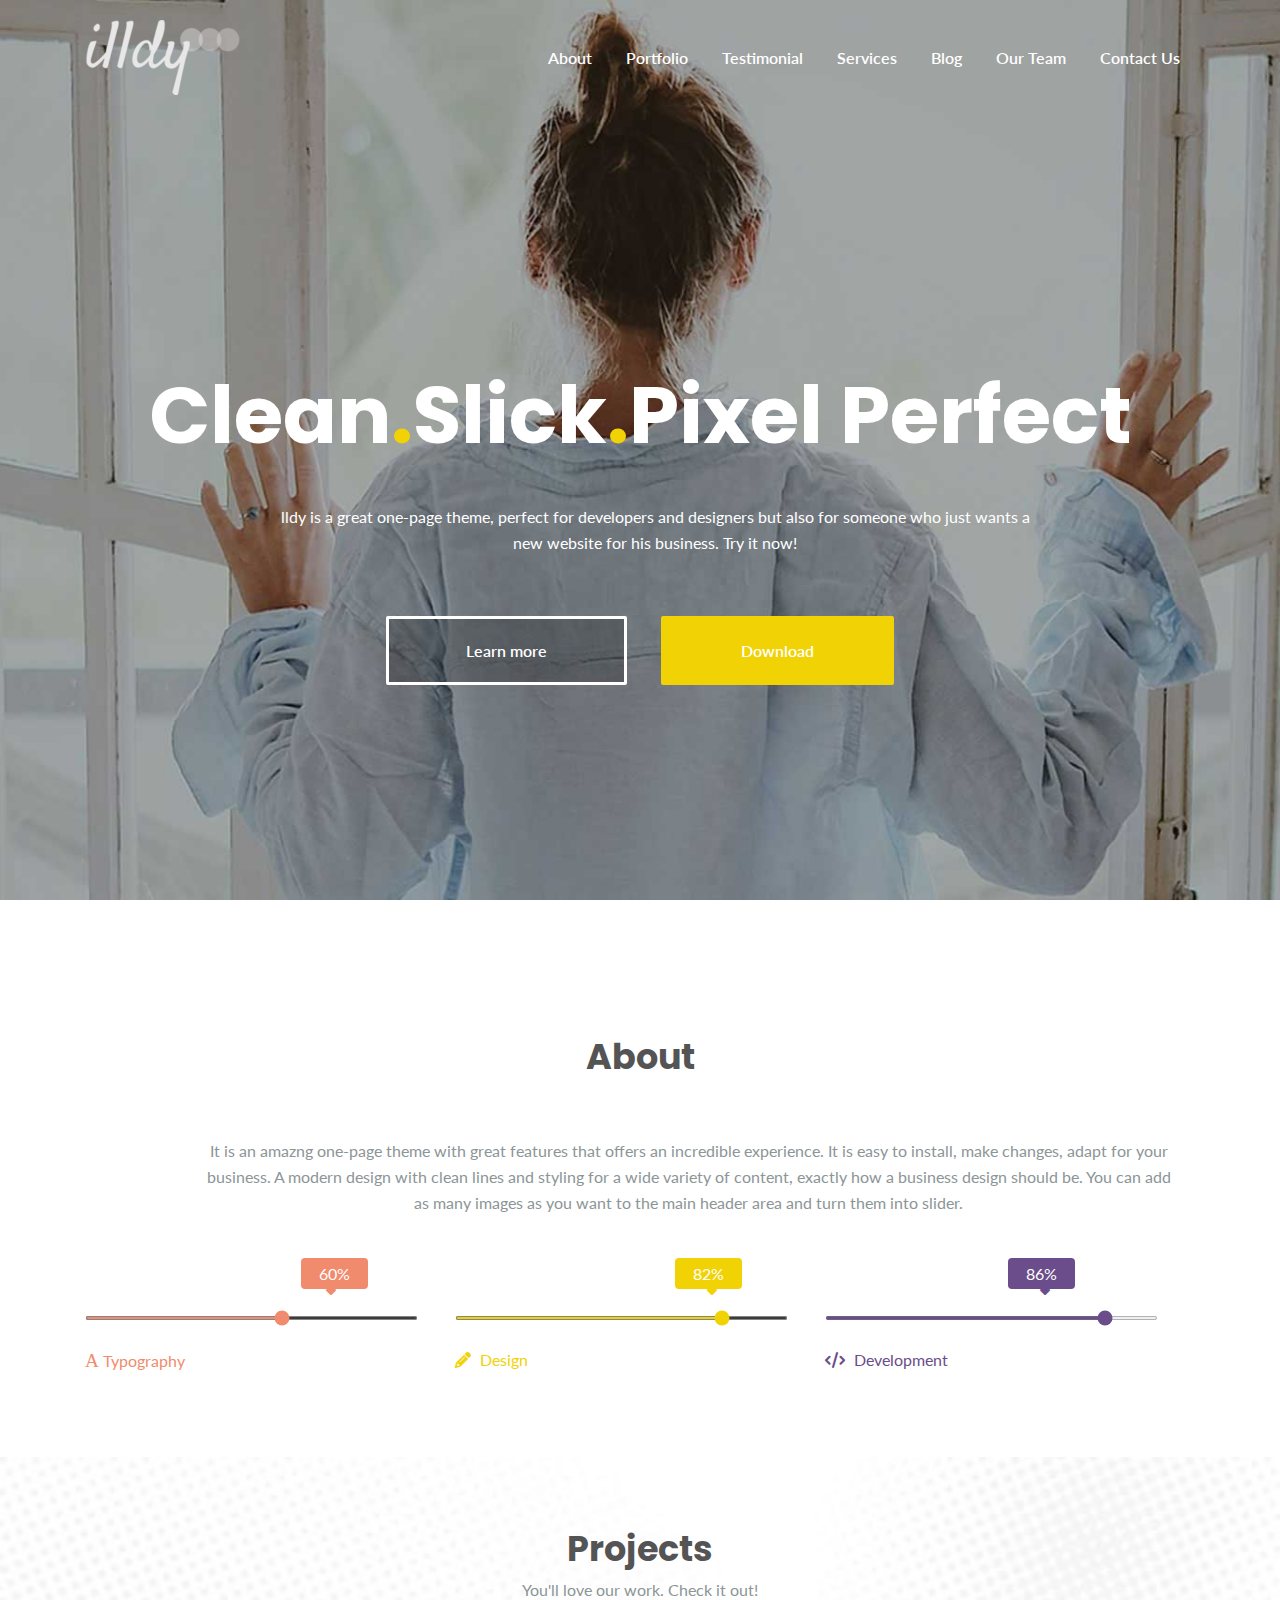
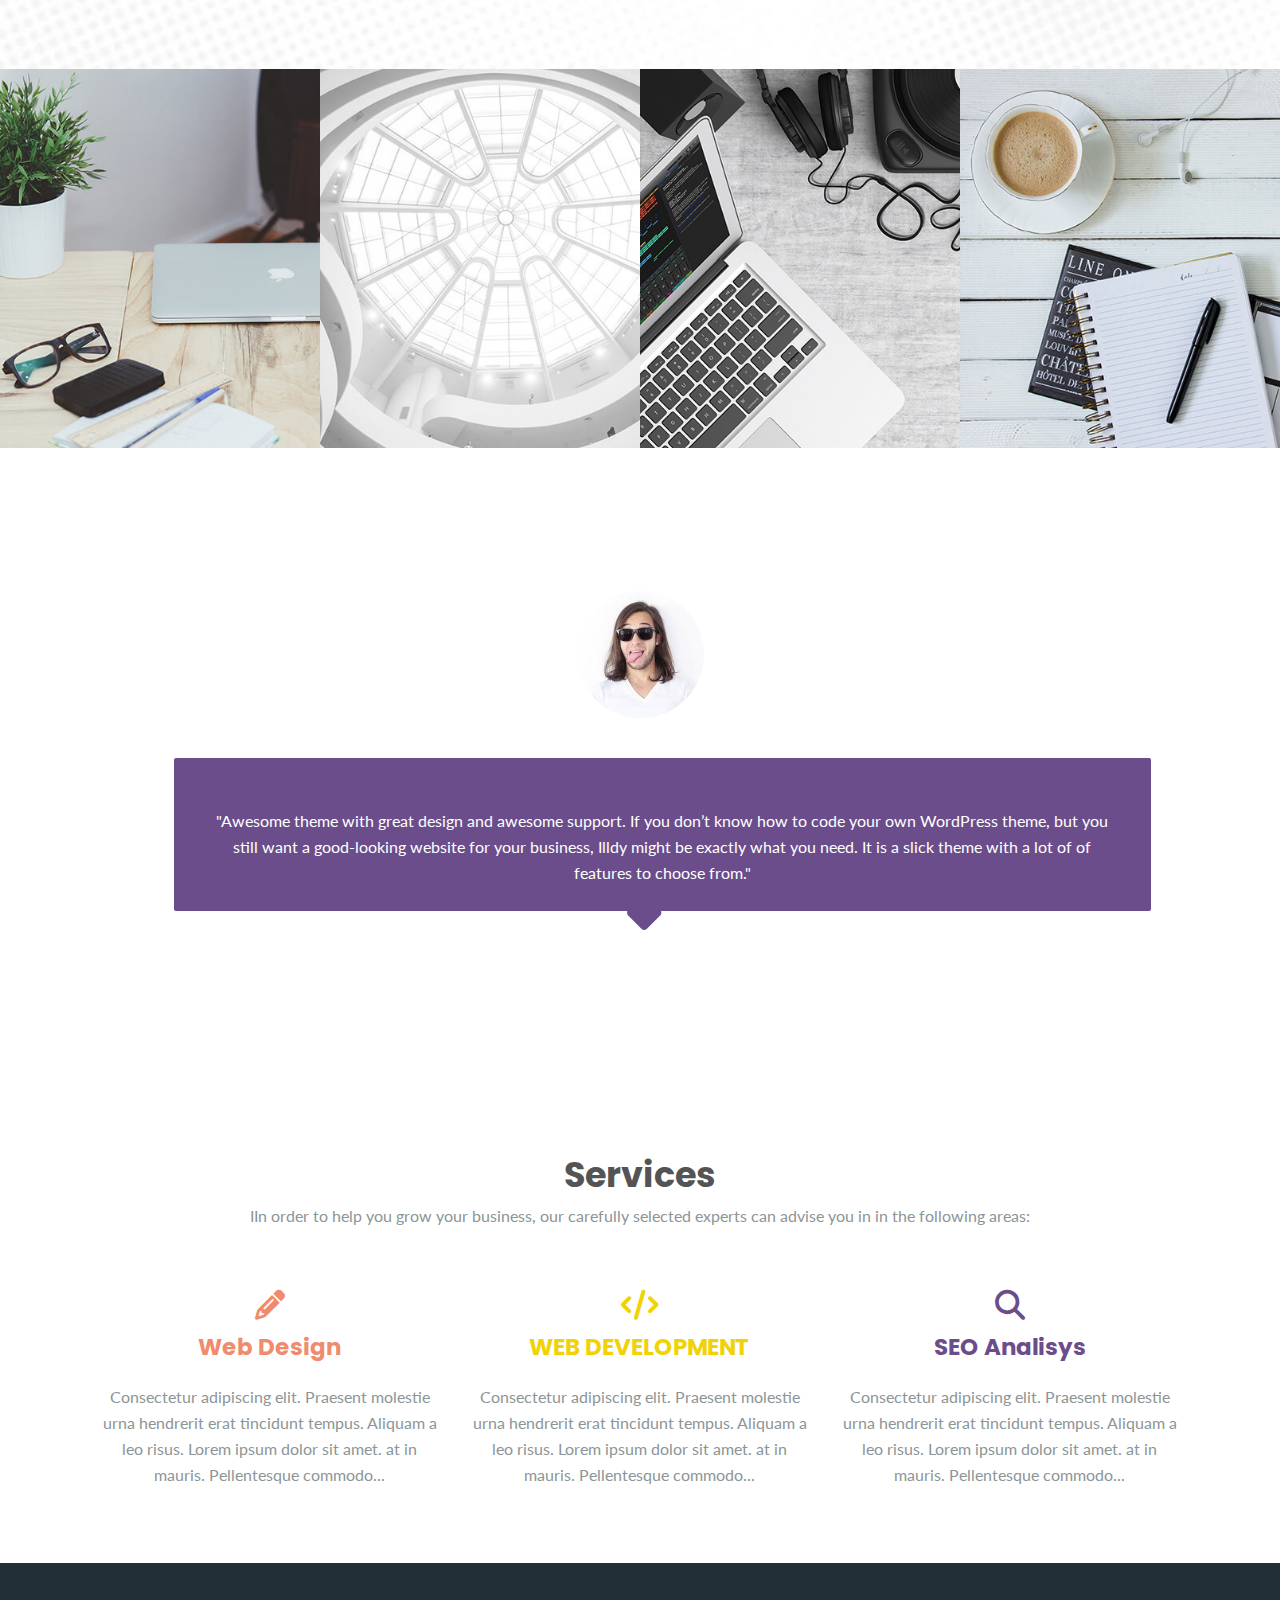
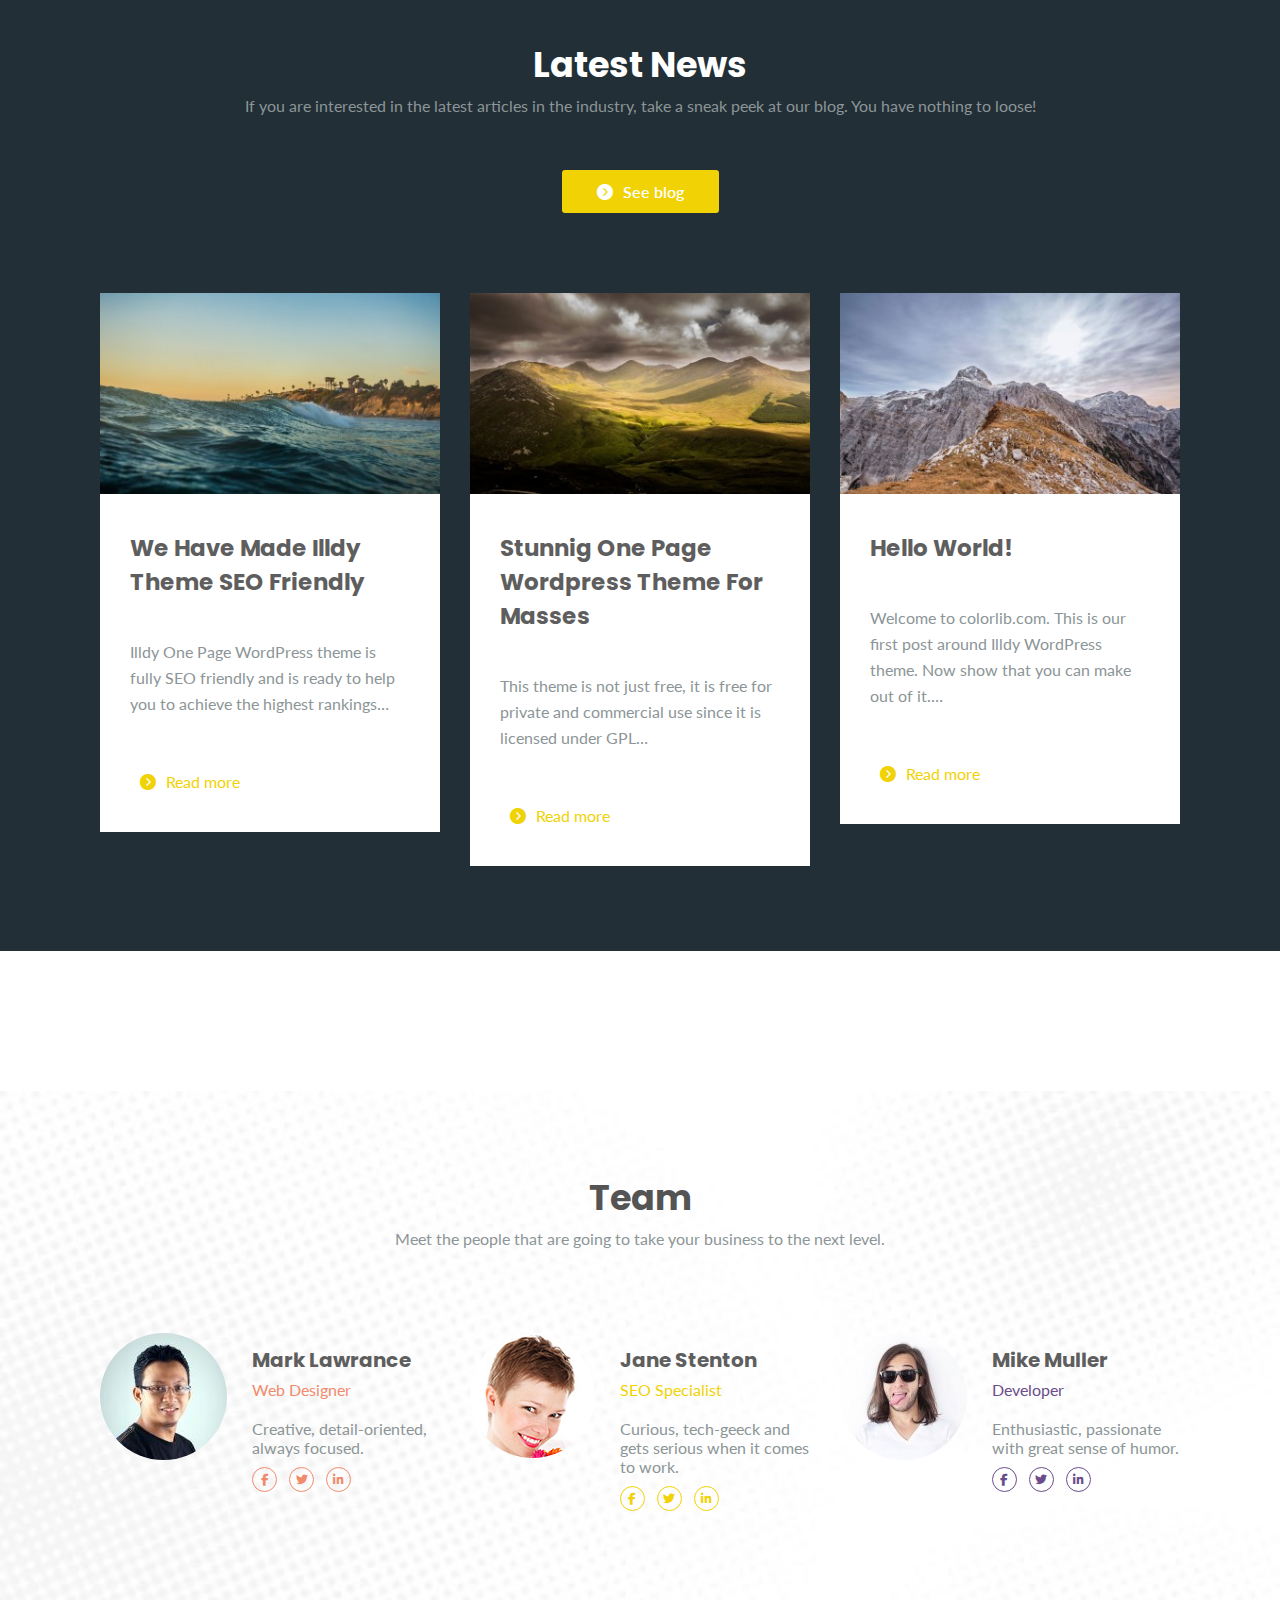
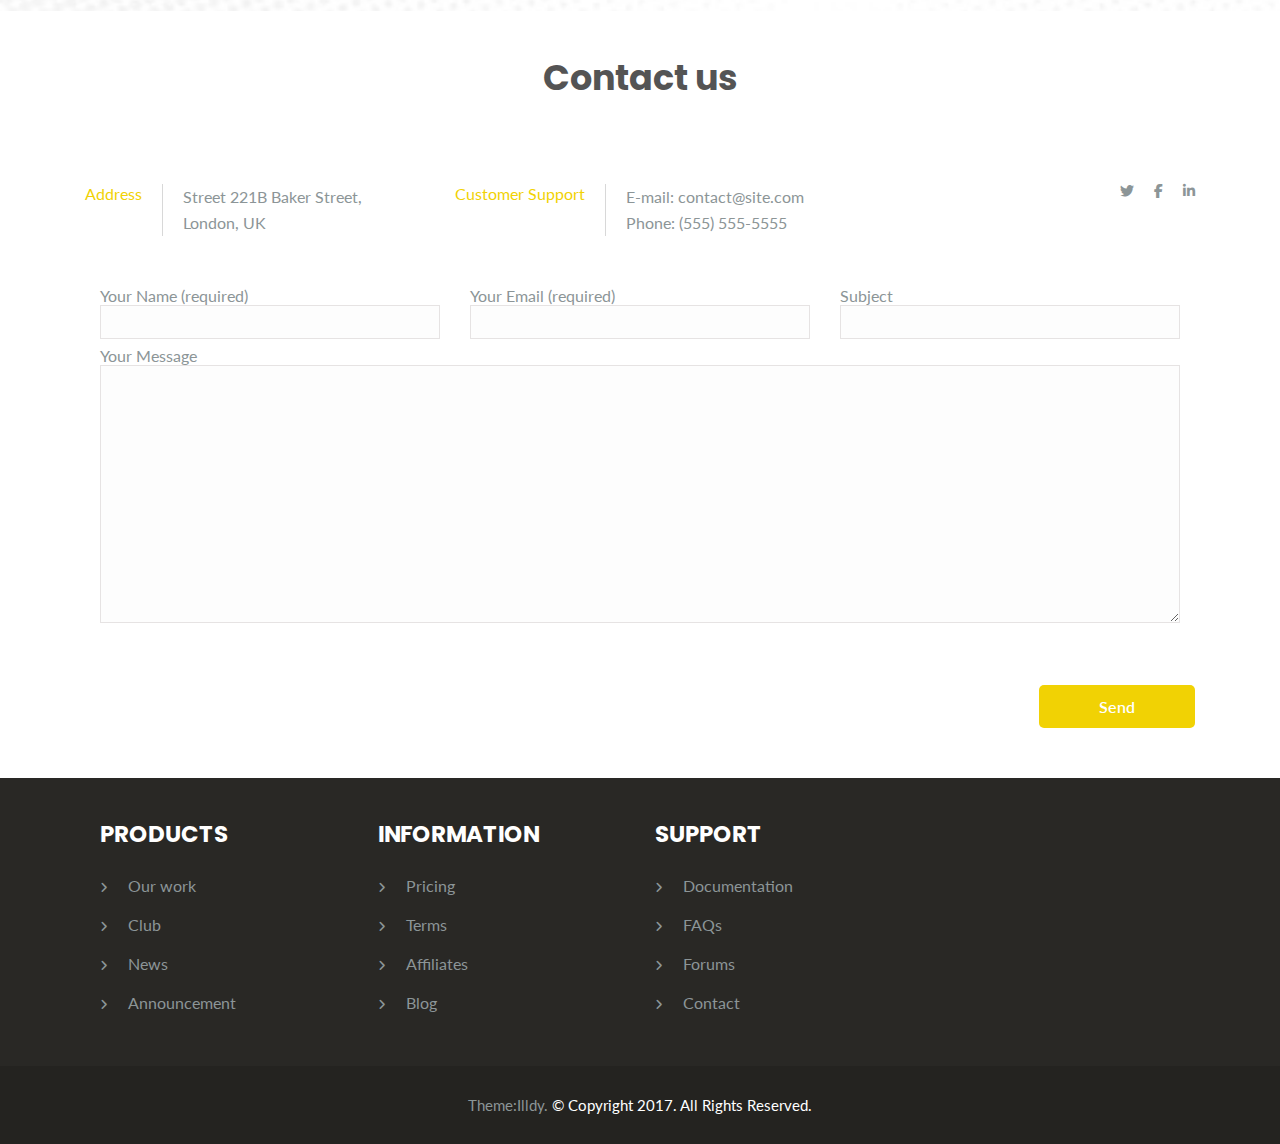
<file: index.html>
<!DOCTYPE html>
<html lang="en">

<head>
    <meta charset="UTF-8">
    <meta name="viewport" content="width=device-width, initial-scale=1.0">
    <title>Front Page-Illdy Theme Demo</title>
    <script src="https://cdnjs.cloudflare.com/ajax/libs/wow/1.1.2/wow.min.js"></script>
    <link rel="stylesheet" href="https://cdnjs.cloudflare.com/ajax/libs/animate.css/4.1.1/animate.min.css" />
    <link rel="icon" href="./images/twitter.png">
    <link rel="stylesheet" href="./css/all.min.css">
    <link rel="stylesheet" href="./css/style.css" type="text/css">
</head>

<body>
    <!-- header start -->
    <header>
        <div class="container">
            <!-- navbar start -->
            <div class="navbar d-flex justify-content-between align-center">
                <div class="logo wow animate__animated animate__backInLeft">
                    <img src="./images/logo.png" alt="">
                </div>
                <nav>
                    <ul class="d-flex logo wow animate__animated animate__backInRight">
                        <li>
                            <a href="#about">About</a>
                            <a href="#project">Portfolio</a>
                            <a href="#testi">Testimonial</a>
                            <a href="#services">Services</a>
                            <a href="#blog">Blog</a>
                            <a href="#team">Our Team</a>
                            <a href="#contact">Contact Us</a>
                        </li>
                    </ul>
                </nav>
            </div>
            <!-- navbar end -->
            <!-- banner-text start -->
            <div class="banner-text d-flex justify-content-center flex-coloumn text-align-center logo wow animate__animated animate__backInUp">
                <h1>Clean<span>.</span>Slick<span>.</span>Pixel Perfect</h1>
                <p>lldy is a great one-page theme, perfect for developers and designers but also for someone who just
                    wants a new website for his business. Try it now!
                </p>
                <div class="btn">
                    <a href="javascript:void(0)">Learn more</a>
                    <a href="javascript:void(0)">Download</a>
                </div>
            </div>
            <!-- banner-text end -->
        </div>
    </header>
    <!-- header end -->
    <!-- main start -->
    <main>
        <!-- about start -->
        <section id="about">
            <div class="container">
                <div class="row">
                    <div class="col-12">
                        <div class="about-text text-align-center">
                            <h3>About</h3>
                            <p>It is an amazng one-page theme with great features that offers an incredible experience.
                                It is easy to install, make changes, adapt for your business. A modern design with clean
                                lines and styling for a wide variety of content, exactly how a business design should
                                be. You can add as many images as you want to the main header area and turn them into
                                slider.</p>
                        </div>
                    </div>
                    <div class="col-4">
                        <input type="range" min="1" max="100" value="60" class="inp1">
                        <div class="about-range">
                            <big>A</big>
                            <span>Typography</span>
                        </div>
                    </div>
                    <div class="col-4">
                        <input type="range" min="1" max="100" value="82" class="inp2">
                        <div class="about-range2">
                            <i class="fa-solid fa-pencil"></i>
                            <span>Design</span>
                        </div>
                    </div>
                    <div class="col-4">
                        <input type="range" min="1" max="100" value="86" class="inp3">
                        <div class="about-range3">
                            <i class="fa-solid fa-code"></i>
                            <span>Development</span>
                        </div>
                    </div>
                    <div class="about-ranges-box">
                        <span>60%</span>
                    </div>
                    <div class="about-triangle-icon">
                        <i class="fa-solid fa-caret-down" id="tri1"></i>
                    </div>

                    <div class="about-ranges-box2">
                        <span>82%</span>
                    </div>
                    <div class="about-triangle-icon">
                        <i class="fa-solid fa-caret-down" id="tri2"></i>
                    </div>
                    <div class="about-ranges-box3">
                        <span>86%</span>
                    </div>
                    <div class="about-triangle-icon">
                        <i class="fa-solid fa-caret-down" id="tri3"></i>
                    </div>
                </div>
            </div>

        </section>
        <!-- about end -->
        <!-- project start -->
        <section id="project">
            <div class="row">
                <div class="col-12">
                    <div class="project-title">
                        <h3>Projects</h3>
                        <p>You'll love our work. Check it out!</p>
                    </div>
                </div>
            </div>
            <div class="row">
                <div class="col-3">
                    <div class="product-img1">

                    </div>
                </div>
                <div class="col-3">
                    <div class="product-img2">

                    </div>
                </div>
                <div class="col-3">
                    <div class="product-img3">

                    </div>
                </div>
                <div class="col-3">
                    <div class="product-img4">

                    </div>
                </div>
            </div>


        </section>
        <!-- project end -->

        <!-- Testimonial start -->
        <section id="testi">
            <div class="container">
                <div class="testi-text">
                    <h3>Testimonials</h3>
                </div>
                <div class="testi-img d-flex justify-content-center">
                    <img src="./images/testi-profile.jpg" alt="">
                </div>
                <div class="testi-content">
                    <p>"Awesome theme with great design and awesome&nbsp;support. If you don’t know how to code your own
                        WordPress theme, but you still want a good-looking website for your business, Illdy might be
                        exactly what you need. It is a slick theme with a lot of of features to choose from."</p>
                </div>
                <div class="testi-name">
                    <h6>Mike Muller</h6>
                </div>
                <div class="testi-triangle-icon">
                    <i class="fa-solid fa-caret-down" id="tri3"></i>
                </div>
                <div class="testi-radio d-flex justify-content-center">
                    <div class="radio"></div>
                    <div class="radio"></div>
                    <div class="radio"></div>
                    <div class="radio"></div>
                </div>

            </div>
        </section>
        <!-- Testimonial end -->
        <!-- services start -->
        <section id="services">
            <div class="container">
                <div class="row">
                    <div class="col-12">
                        <div class="services-text text-align-center">
                            <h3>Services</h3>
                            <p>IIn order to help you grow your business, our carefully selected experts can advise you
                                in in the following areas:</p>
                        </div>
                    </div>
                </div>
                <div class="row">
                    <div class="col-4">
                        <div class="services-content text-align-center">
                            <i class="fa-solid fa-pencil"></i>
                            <h5>Web Design</h5>
                            <p>Consectetur adipiscing elit. Praesent molestie urna hendrerit erat tincidunt tempus.
                                Aliquam a leo risus. Lorem ipsum dolor sit amet. at in mauris. Pellentesque commodo...
                            </p>
                        </div>
                    </div>
                    <div class="col-4">
                        <div class="services-content services-content2 text-align-center">
                            <i class="fa-solid fa-code"></i>
                            <h5>WEB DEVELOPMENT</h5>
                            <p>Consectetur adipiscing elit. Praesent molestie urna hendrerit erat tincidunt tempus.
                                Aliquam a leo risus. Lorem ipsum dolor sit amet. at in mauris. Pellentesque commodo...
                            </p>
                        </div>
                    </div>
                    <div class="col-4">
                        <div class="services-content services-content3 text-align-center">
                            <i class="fa-solid fa-search"></i>
                            <h5>SEO Analisys</h5>
                            <p>Consectetur adipiscing elit. Praesent molestie urna hendrerit erat tincidunt tempus.
                                Aliquam a leo risus. Lorem ipsum dolor sit amet. at in mauris. Pellentesque commodo...
                            </p>
                        </div>
                    </div>
                </div>
            </div>

        </section>
        <!-- service end -->
        <!-- blog start -->
        <section id="blog">
            <div class="container">
                <div class="row text-align-center">
                    <div class="col-12">
                        <div class="blog-text ">
                            <h3>Latest News</h3>
                            <p>If you are interested in the latest articles in the industry, take a sneak peek at our
                                blog. You have nothing to loose!</p>
                        </div>
                        <div class="blog-btn ">
                            <a href="javascript:void(0)">See blog</a>
                        </div>
                    </div>
                </div>
                <div class="row">
                    <div class="col-4">
                        <div class="blog-content">
                            <div class="blog-img">
                                <img src="./images/news.jpg" alt="">
                            </div>
                            <div class="blog-img-text">
                                <a href="javascript:void(0)">We Have Made Illdy Theme SEO Friendly</a>
                                <p>Illdy One Page WordPress theme is fully SEO friendly and is ready to help you to
                                    achieve the highest rankings…</p>
                                <a href="javascript:void(0)">Read more</a>
                            </div>
                        </div>
                    </div>
                    <div class="col-4">
                        <div class="blog-content">
                            <div class="blog-img">
                                <img src="./images/news2.jpg" alt="">
                            </div>
                            <div class="blog-img-text">
                                <a href="javascript:void(0)">Stunnig One Page Wordpress Theme For Masses</a>
                                <p>This theme is not just free, it is free for private and commercial use since it is
                                    licensed under GPL…</p>
                                <a href="javascript:void(0)">Read more</a>
                            </div>
                        </div>
                    </div>
                    <div class="col-4">
                        <div class="blog-content">
                            <div class="blog-img">
                                <img src="./images/news3.jpg" alt="">
                            </div>
                            <div class="blog-img-text">
                                <a href="javascript:void(0)">Hello World!</a>
                                <p>Welcome to colorlib.com. This is our first post around Illdy WordPress theme. Now
                                    show that you can make out of it.…</p>
                                <a href="javascript:void(0)">Read more</a>
                            </div>
                        </div>
                    </div>
                </div>
        </section>
        <section id="blog-yellow">
            <div class="container">
                <div class="row text-align-center">
                    <div class="col-4">
                        <div class="blog-yellow-text">
                            <span>PROJECTS</span>
                        </div>
                    </div>
                    <div class="col-4">
                        <div class="blog-yellow-text blog-yellow-border">
                            <span>CLIENT</span>
                        </div>
                    </div>
                    <div class="col-4">
                        <div class="blog-yellow-text">
                            <span>COFFES</span>
                        </div>
                    </div>
                </div>
            </div>
        </section>
        <!-- blog end -->

        <!-- team start -->
        <section id="team">
            <div class="container">
                <div class="row">
                    <div class="col-12">
                        <div class="team-text text-align-center">
                            <h3>Team</h3>
                            <p>Meet the people that are going to take your business to the next level.</p>
                        </div>
                    </div>
                </div>
                <div class="row">
                    <div class="col-4">
                        <div class="team-content d-flex">
                            <div class="team-img">
                                <img src="./images/team1.jpg" alt="">
                            </div>
                            <div class="team-info">
                                <h6>Mark Lawrance</h6>
                                <p>Web Designer</p>
                                <p>Creative, detail-oriented, always focused.</p>
                                <a href="javascript:void(0)"><i class="fa-brands fa-facebook-f"></i></a>
                                <a href="javascript:void(0)"><i class="fa-brands fa-twitter"></i></a>
                                <a href="javascript:void(0)"><i class="fa-brands fa-linkedin-in"></i></a>
                            </div>
                        </div>
                    </div>
                    <div class="col-4">
                        <div class="team-content d-flex">
                            <div class="team-img">
                                <img src="./images/team2.jpg" alt="">
                            </div>
                            <div class="team-info team-info2">
                                <h6>Jane Stenton</h6>
                                <p>SEO Specialist</p>
                                <p>Curious, tech-geeck and gets serious when it comes to work.</p>
                                <a href="javascript:void(0)"><i class="fa-brands fa-facebook-f"></i></a>
                                <a href="javascript:void(0)"><i class="fa-brands fa-twitter"></i></a>
                                <a href="javascript:void(0)"><i class="fa-brands fa-linkedin-in"></i></a>
                            </div>
                        </div>
                    </div>
                    <div class="col-4">
                        <div class="team-content d-flex">
                            <div class="team-img">
                                <img src="./images/testi-profile.jpg" alt="">
                            </div>
                            <div class="team-info team-info3">
                                <h6>Mike Muller</h6>
                                <p>Developer</p>
                                <p>Enthusiastic, passionate with great sense of humor.</p>
                                <a href="javascript:void(0)"><i class="fa-brands fa-facebook-f"></i></a>
                                <a href="javascript:void(0)"><i class="fa-brands fa-twitter"></i></a>
                                <a href="javascript:void(0)"><i class="fa-brands fa-linkedin-in"></i></a>
                            </div>
                        </div>
                    </div>
                </div>
            </div>
        </section>
        <!-- team end -->
        <!-- contact start -->
        <section id="contact">
            <div class="container">
                <div class="row">
                    <div class="col-12">
                        <div class="contact-text text-align-center">
                            <h3>Contact us</h3>
                        </div>
                    </div>
                </div>
                <div class="row">
                    <div class="col-4">
                        <div class="contact-details d-flex">
                            <div class="contact-address">
                                <p>Address</p>
                            </div>
                            <div class="contact-address-info-parent">
                                <div class="contact-address-info">
                                    <span>Street 221B Baker Street,</span>
                                </div>
                                <div class="contact-address-info">
                                    <span>London, UK</span>
                                </div>
                            </div>
                        </div>
                    </div>
                    <div class="col-4">
                        <div class="contact-details d-flex">
                            <div class="contact-address">
                                <p>Customer Support</p>
                            </div>
                            <div class="contact-address-info-parent">
                                <div class="contact-address-info">
                                    <span>E-mail: contact@site.com</span>
                                </div>
                                <div class="contact-address-info">
                                    <span>Phone: (555) 555-5555</span>
                                </div>
                            </div>
                        </div>
                    </div>
                    <div class="col-4">
                        <div class="contact-icons d-flex justify-content-end">
                            <a href="javascript:void(0)"><i class="fa-brands fa-twitter"></i></a>
                            <a href="javascript:void(0)"><i class="fa-brands fa-facebook-f"></i></a>
                            <a href="javascript:void(0)"><i class="fa-brands fa-linkedin-in"></i></a>
                        </div>
                    </div>
                </div>
                <div class="row">
                    <div class="col-4">
                        <form action="#">
                            <div class="r1 d-flex flex-coloumn">
                                <label for="">Your Name (required)</label>
                                <input type="text">
                            </div>
                        </form>
                    </div>
                    <div class="col-4">
                        <form action="#">
                            <div class="r1 d-flex flex-coloumn">
                                <label for="">Your Email (required)</label>
                                <input type="text">
                            </div>
                        </form>
                    </div>
                    <div class="col-4">
                        <form action="#">
                            <div class="r1 d-flex flex-coloumn">
                                <label for="">Subject</label>
                                <input type="text">
                            </div>
                        </form>
                    </div>
                </div>
                <div class="row">
                    <div class="col-12">
                        <form action="#">
                            <div class="r1 d-flex flex-coloumn">
                                <label for="">Your Message</label>
                                <textarea name="" id="" rows="15"></textarea>
                            </div>
                        </form>
                    </div>
                </div>
                <div class="row">
                    <div class="col-12">
                        <div class="contact-btn d-flex justify-content-end">
                            <a href="javascript:void(0)">Send</a>
                        </div>
                    </div>
                </div>
            </div>
        </section>
        <!-- contact end -->

    </main>
    <!-- main end -->
    <!-- footer start -->
    <footer id="footer">
        <div class="footer-lists">
            <div class="container">
                <div class="row">
                    <div class="col-3">
                        <div class="footer-content">
                            <h5>PRODUCTS</h5>
                            <ul>
                                <li><a href="javascript:void(0)">Our work</a></li>
                                <li><a href="javascript:void(0)">Club</a></li>
                                <li><a href="javascript:void(0)">News</a></li>
                                <li><a href="javascript:void(0)">Announcement</a></li>
                            </ul>
                        </div>
                    </div>
                    <div class="col-3">
                        <div class="footer-content">
                            <h5>INFORMATION</h5>
                            <ul>
                                <li><a href="javascript:void(0)">Pricing</a></li>
                                <li><a href="javascript:void(0)">Terms</a></li>
                                <li><a href="javascript:void(0)">Affiliates</a></li>
                                <li><a href="javascript:void(0)">Blog</a></li>
                            </ul>
                        </div>
                    </div>
                    <div class="col-3">
                        <div class="footer-content">
                            <h5>SUPPORT</h5>
                            <ul>
                                <li><a href="javascript:void(0)">Documentation</a></li>
                                <li><a href="javascript:void(0)">FAQs</a></li>
                                <li><a href="javascript:void(0)">Forums</a></li>
                                <li><a href="javascript:void(0)">Contact</a></li>
                            </ul>
                        </div>
                    </div>
                </div>
            </div>
        </div>
        <div class="footer-copyright">
            <div class="container">
                <div class="row">
                    <div class="col-12">
                        <div class="copyright-details text-align-center">
                            <span>Theme:<a href="javascript:void(0)">Illdy.</a></span>
                            <span>© Copyright 2017. All Rights Reserved.</span>
                        </div>
                    </div>
                </div>
            </div>
        </div>
    </footer>
    <!-- footer end -->
    <script>
        new WoW().init();
    </script>

</body>

</html>
</file>
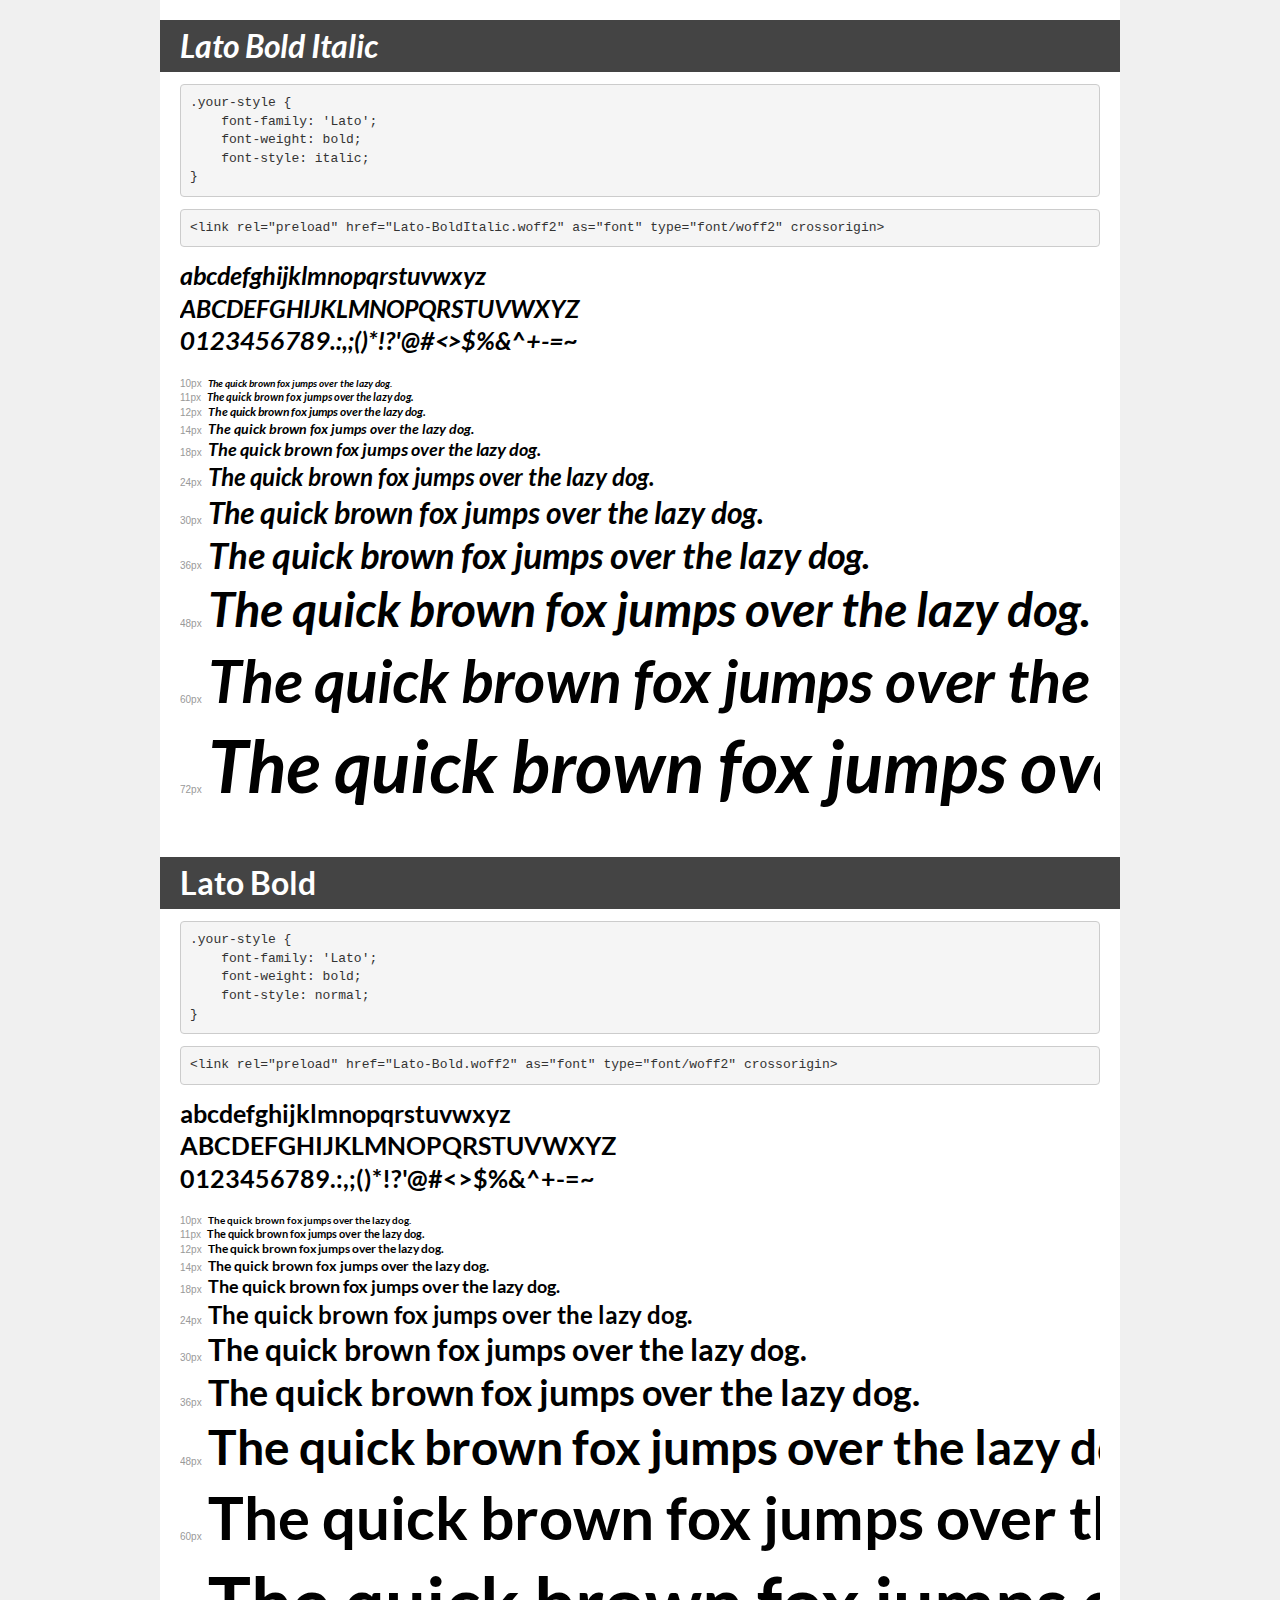
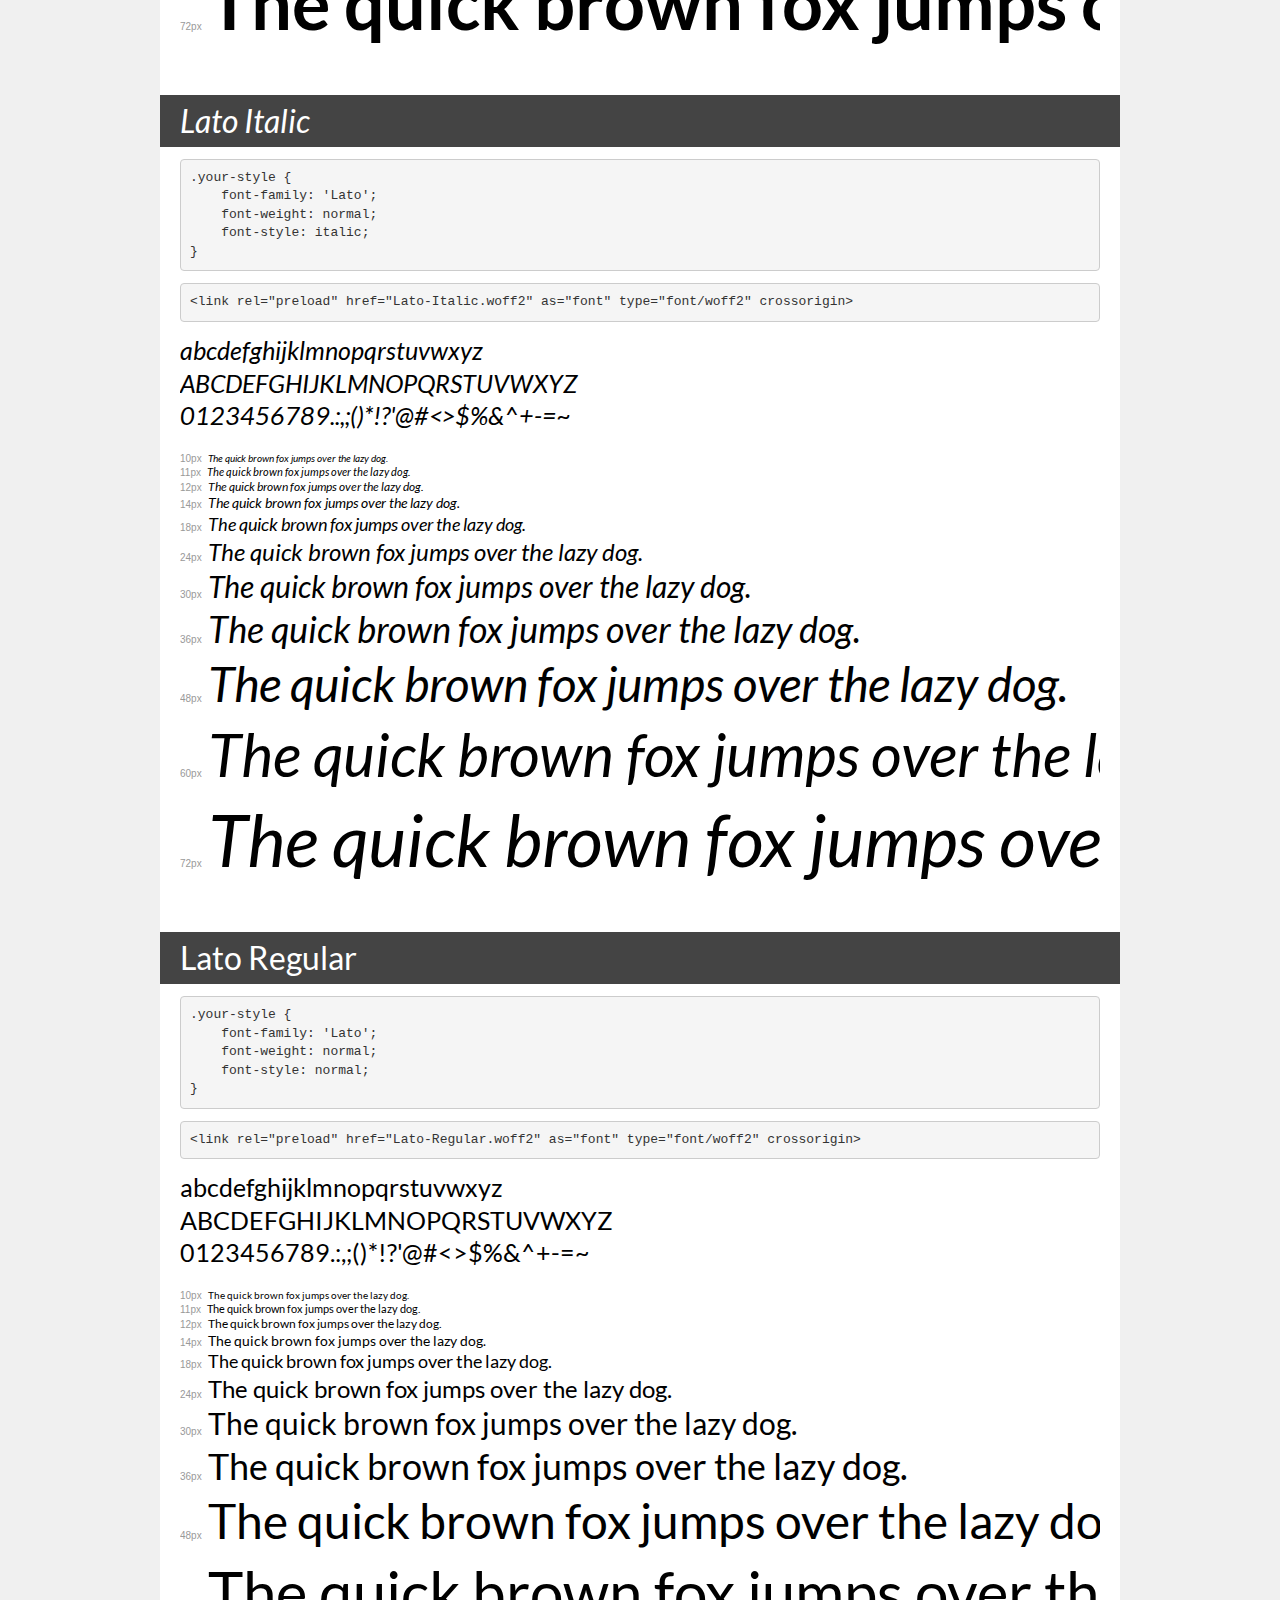
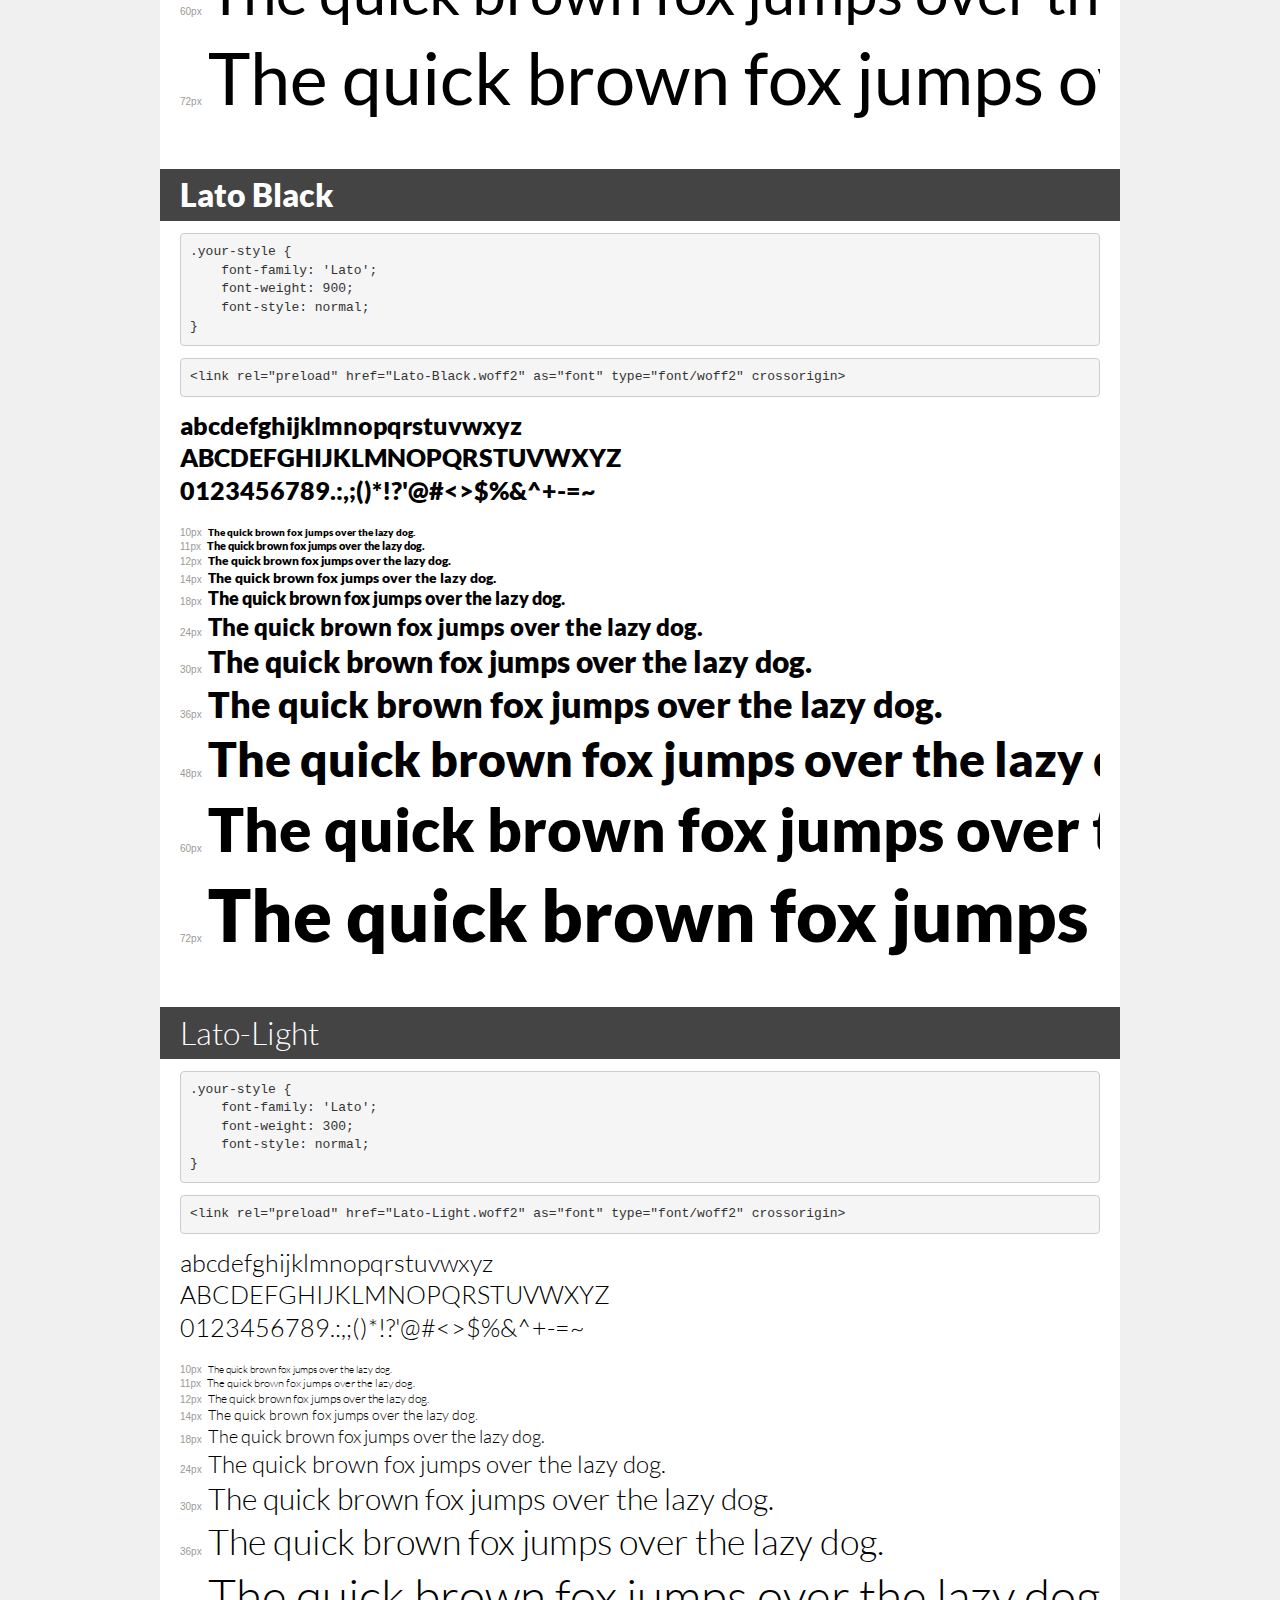
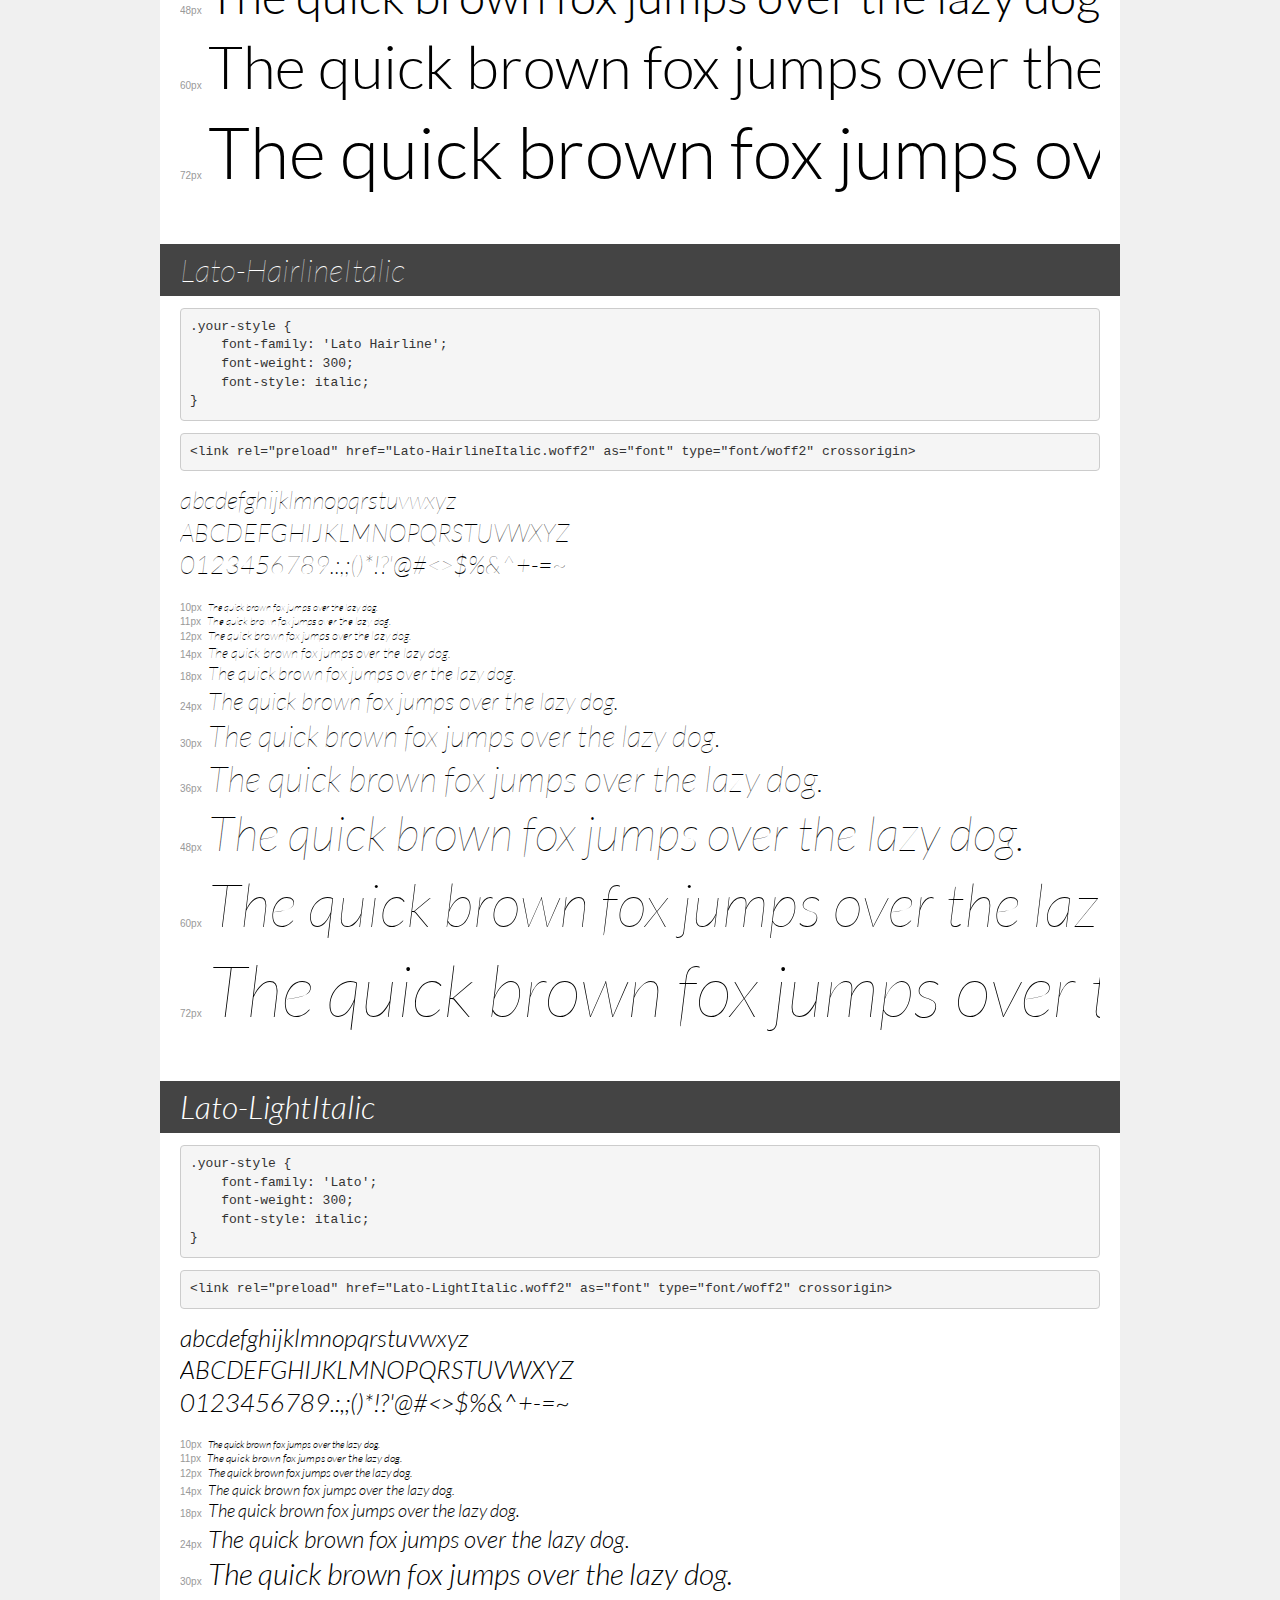
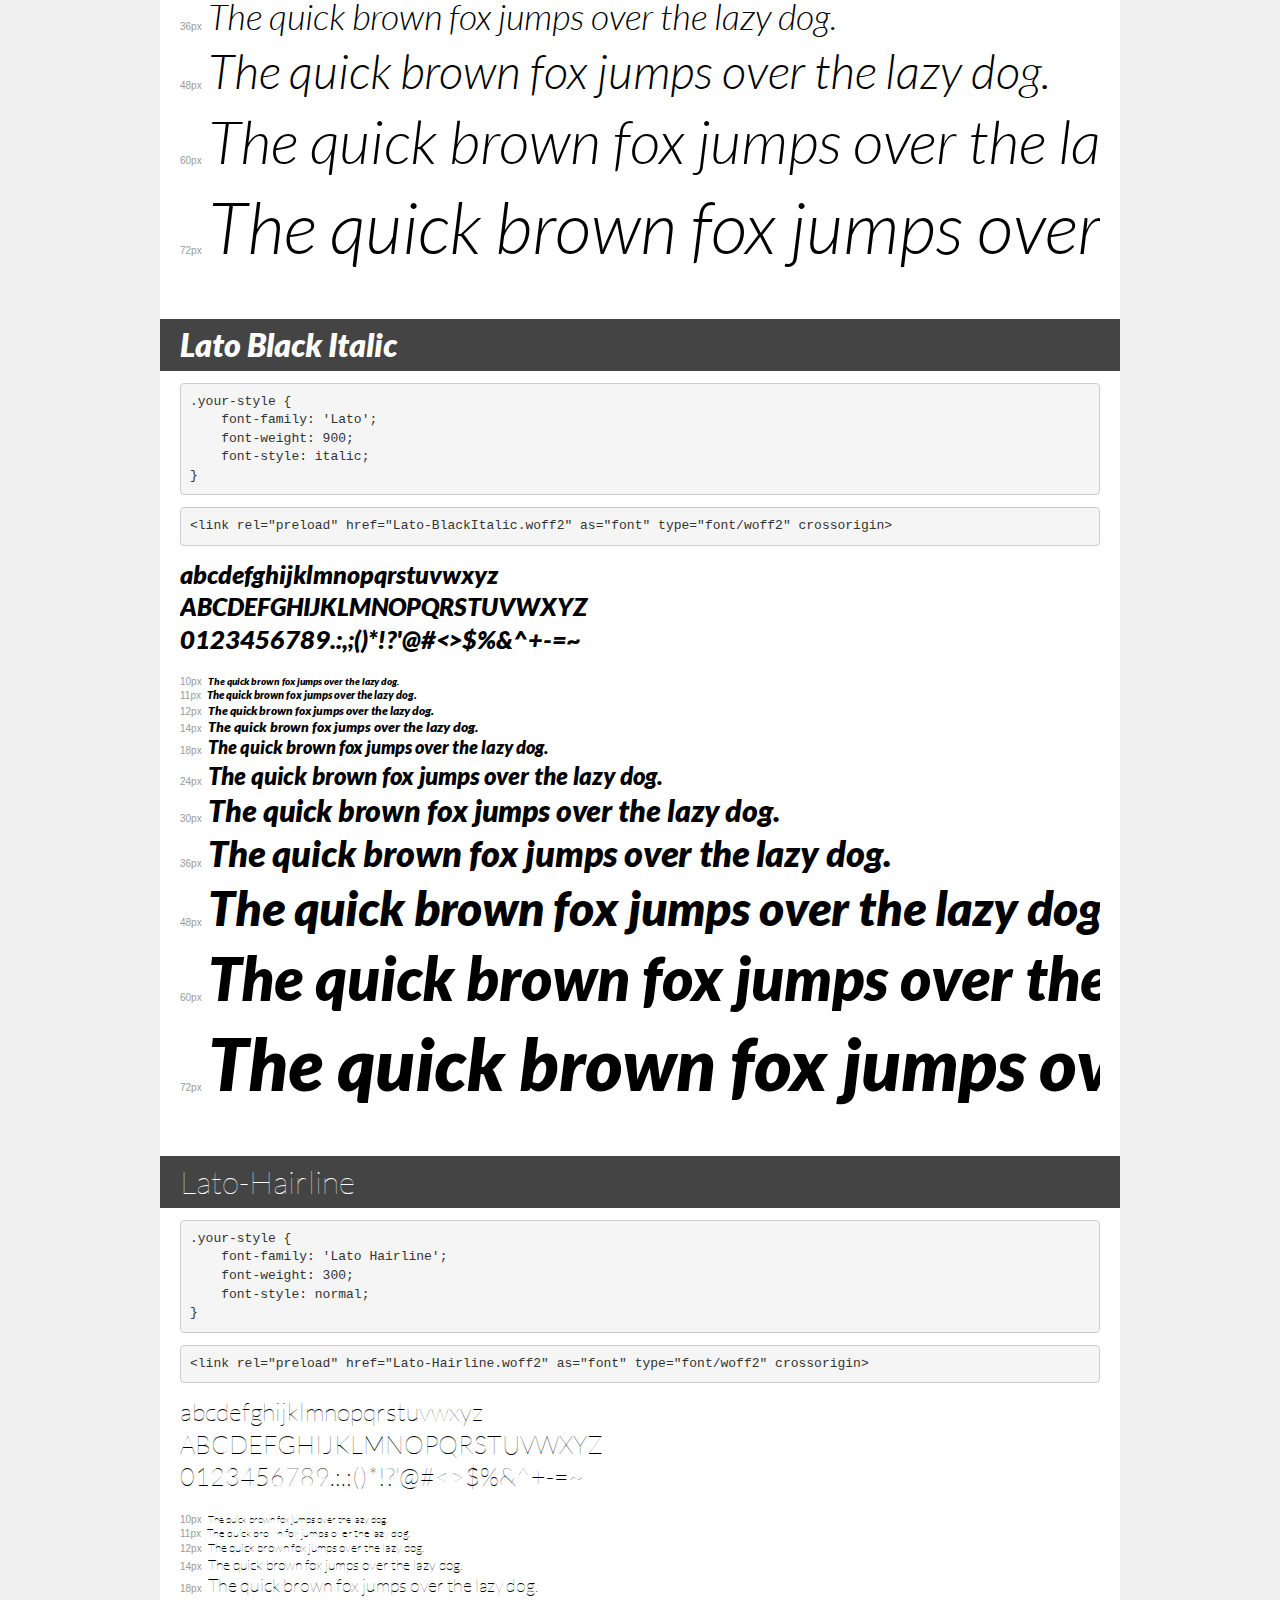
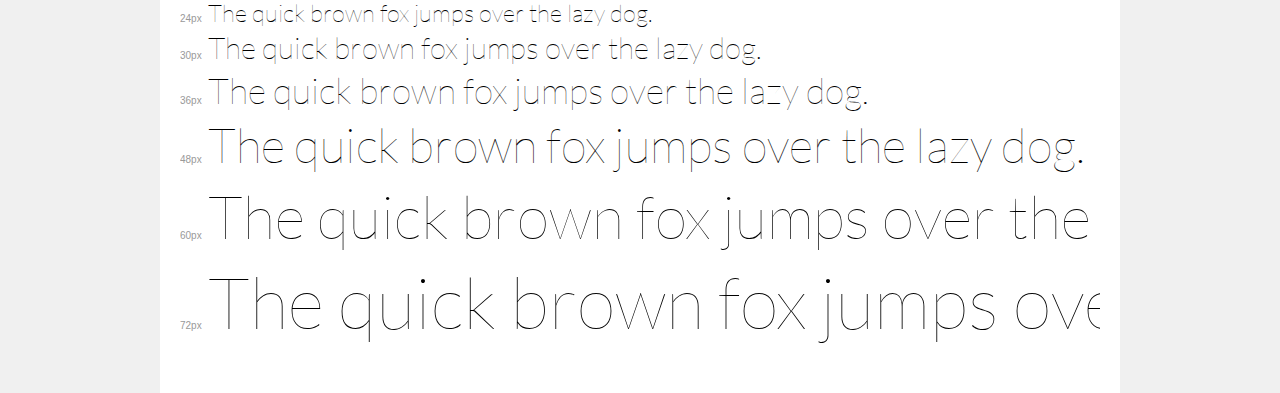
<file: fonts/Lato/demo.html>
<!DOCTYPE html>
<html lang="en">
<head>
    <meta charset="utf-8">
    <meta http-equiv="X-UA-Compatible" content="IE=edge">
    <meta name="viewport" content="width=device-width, initial-scale=1">
    <meta name="robots" content="noindex, noarchive">
    <meta name="format-detection" content="telephone=no">
    <title>Transfonter demo</title>
    <link href="stylesheet.css" rel="stylesheet">
    <style>
        /*
        http://meyerweb.com/eric/tools/css/reset/
        v2.0 | 20110126
        License: none (public domain)
        */
        html, body, div, span, applet, object, iframe,
        h1, h2, h3, h4, h5, h6, p, blockquote, pre,
        a, abbr, acronym, address, big, cite, code,
        del, dfn, em, img, ins, kbd, q, s, samp,
        small, strike, strong, sub, sup, tt, var,
        b, u, i, center,
        dl, dt, dd, ol, ul, li,
        fieldset, form, label, legend,
        table, caption, tbody, tfoot, thead, tr, th, td,
        article, aside, canvas, details, embed,
        figure, figcaption, footer, header, hgroup,
        menu, nav, output, ruby, section, summary,
        time, mark, audio, video {
            margin: 0;
            padding: 0;
            border: 0;
            font-size: 100%;
            font: inherit;
            vertical-align: baseline;
        }
        /* HTML5 display-role reset for older browsers */
        article, aside, details, figcaption, figure,
        footer, header, hgroup, menu, nav, section {
            display: block;
        }
        body {
            line-height: 1;
        }
        ol, ul {
            list-style: none;
        }
        blockquote, q {
            quotes: none;
        }
        blockquote:before, blockquote:after,
        q:before, q:after {
            content: '';
            content: none;
        }
        table {
            border-collapse: collapse;
            border-spacing: 0;
        }
        /* demo styles */
        body {
            background: #f0f0f0;
            color: #000;
        }
        .page {
            background: #fff;
            width: 920px;
            margin: 0 auto;
            padding: 20px 20px 0 20px;
            overflow: hidden;
        }
        .font-container {
            overflow-x: auto;
            overflow-y: hidden;
            margin-bottom: 40px;
            line-height: 1.3;
            white-space: nowrap;
            padding-bottom: 5px;
        }
        h1 {
            position: relative;
            background: #444;
            font-size: 32px;
            color: #fff;
            padding: 10px 20px;
            margin: 0 -20px 12px -20px;
        }
        .letters {
            font-size: 25px;
            margin-bottom: 20px;
        }
        .s10:before {
            content: '10px';
        }
        .s11:before {
            content: '11px';
        }
        .s12:before {
            content: '12px';
        }
        .s14:before {
            content: '14px';
        }
        .s18:before {
            content: '18px';
        }
        .s24:before {
            content: '24px';
        }
        .s30:before {
            content: '30px';
        }
        .s36:before {
            content: '36px';
        }
        .s48:before {
            content: '48px';
        }
        .s60:before {
            content: '60px';
        }
        .s72:before {
            content: '72px';
        }
        .s10:before, .s11:before, .s12:before, .s14:before,
        .s18:before, .s24:before, .s30:before, .s36:before,
        .s48:before, .s60:before, .s72:before {
            font-family: Arial, sans-serif;
            font-size: 10px;
            font-weight: normal;
            font-style: normal;
            color: #999;
            padding-right: 6px;
        }
        pre {
            display: block;
            padding: 9px;
            margin: 0 0 12px;
            font-family: Monaco, Menlo, Consolas, "Courier New", monospace;
            font-size: 13px;
            line-height: 1.428571429;
            color: #333;
            font-weight: normal;
            font-style: normal;
            background-color: #f5f5f5;
            border: 1px solid #ccc;
            overflow-x: auto;
            border-radius: 4px;
        }
        /* responsive */
        @media (max-width: 959px) {
            .page {
                width: auto;
                margin: 0;
            }
        }
    </style>
</head>
<body>
<div class="page">
    <div class="demo">
        <h1 style="font-family: 'Lato'; font-weight: bold; font-style: italic;">Lato Bold Italic</h1>
        <pre title="Usage">.your-style {
    font-family: 'Lato';
    font-weight: bold;
    font-style: italic;
}</pre>
        <pre title="Preload (optional)">
&lt;link rel=&quot;preload&quot; href=&quot;Lato-BoldItalic.woff2&quot; as=&quot;font&quot; type=&quot;font/woff2&quot; crossorigin&gt;</pre>
        <div class="font-container" style="font-family: 'Lato'; font-weight: bold; font-style: italic;">
            <p class="letters">
                abcdefghijklmnopqrstuvwxyz<br>
ABCDEFGHIJKLMNOPQRSTUVWXYZ<br>
                0123456789.:,;()*!?'@#&lt;&gt;$%&^+-=~
            </p>
            <p class="s10" style="font-size: 10px;">The quick brown fox jumps over the lazy dog.</p>
            <p class="s11" style="font-size: 11px;">The quick brown fox jumps over the lazy dog.</p>
            <p class="s12" style="font-size: 12px;">The quick brown fox jumps over the lazy dog.</p>
            <p class="s14" style="font-size: 14px;">The quick brown fox jumps over the lazy dog.</p>
            <p class="s18" style="font-size: 18px;">The quick brown fox jumps over the lazy dog.</p>
            <p class="s24" style="font-size: 24px;">The quick brown fox jumps over the lazy dog.</p>
            <p class="s30" style="font-size: 30px;">The quick brown fox jumps over the lazy dog.</p>
            <p class="s36" style="font-size: 36px;">The quick brown fox jumps over the lazy dog.</p>
            <p class="s48" style="font-size: 48px;">The quick brown fox jumps over the lazy dog.</p>
            <p class="s60" style="font-size: 60px;">The quick brown fox jumps over the lazy dog.</p>
            <p class="s72" style="font-size: 72px;">The quick brown fox jumps over the lazy dog.</p>
        </div>
    </div>

    <div class="demo">
        <h1 style="font-family: 'Lato'; font-weight: bold; font-style: normal;">Lato Bold</h1>
        <pre title="Usage">.your-style {
    font-family: 'Lato';
    font-weight: bold;
    font-style: normal;
}</pre>
        <pre title="Preload (optional)">
&lt;link rel=&quot;preload&quot; href=&quot;Lato-Bold.woff2&quot; as=&quot;font&quot; type=&quot;font/woff2&quot; crossorigin&gt;</pre>
        <div class="font-container" style="font-family: 'Lato'; font-weight: bold; font-style: normal;">
            <p class="letters">
                abcdefghijklmnopqrstuvwxyz<br>
ABCDEFGHIJKLMNOPQRSTUVWXYZ<br>
                0123456789.:,;()*!?'@#&lt;&gt;$%&^+-=~
            </p>
            <p class="s10" style="font-size: 10px;">The quick brown fox jumps over the lazy dog.</p>
            <p class="s11" style="font-size: 11px;">The quick brown fox jumps over the lazy dog.</p>
            <p class="s12" style="font-size: 12px;">The quick brown fox jumps over the lazy dog.</p>
            <p class="s14" style="font-size: 14px;">The quick brown fox jumps over the lazy dog.</p>
            <p class="s18" style="font-size: 18px;">The quick brown fox jumps over the lazy dog.</p>
            <p class="s24" style="font-size: 24px;">The quick brown fox jumps over the lazy dog.</p>
            <p class="s30" style="font-size: 30px;">The quick brown fox jumps over the lazy dog.</p>
            <p class="s36" style="font-size: 36px;">The quick brown fox jumps over the lazy dog.</p>
            <p class="s48" style="font-size: 48px;">The quick brown fox jumps over the lazy dog.</p>
            <p class="s60" style="font-size: 60px;">The quick brown fox jumps over the lazy dog.</p>
            <p class="s72" style="font-size: 72px;">The quick brown fox jumps over the lazy dog.</p>
        </div>
    </div>

    <div class="demo">
        <h1 style="font-family: 'Lato'; font-weight: normal; font-style: italic;">Lato Italic</h1>
        <pre title="Usage">.your-style {
    font-family: 'Lato';
    font-weight: normal;
    font-style: italic;
}</pre>
        <pre title="Preload (optional)">
&lt;link rel=&quot;preload&quot; href=&quot;Lato-Italic.woff2&quot; as=&quot;font&quot; type=&quot;font/woff2&quot; crossorigin&gt;</pre>
        <div class="font-container" style="font-family: 'Lato'; font-weight: normal; font-style: italic;">
            <p class="letters">
                abcdefghijklmnopqrstuvwxyz<br>
ABCDEFGHIJKLMNOPQRSTUVWXYZ<br>
                0123456789.:,;()*!?'@#&lt;&gt;$%&^+-=~
            </p>
            <p class="s10" style="font-size: 10px;">The quick brown fox jumps over the lazy dog.</p>
            <p class="s11" style="font-size: 11px;">The quick brown fox jumps over the lazy dog.</p>
            <p class="s12" style="font-size: 12px;">The quick brown fox jumps over the lazy dog.</p>
            <p class="s14" style="font-size: 14px;">The quick brown fox jumps over the lazy dog.</p>
            <p class="s18" style="font-size: 18px;">The quick brown fox jumps over the lazy dog.</p>
            <p class="s24" style="font-size: 24px;">The quick brown fox jumps over the lazy dog.</p>
            <p class="s30" style="font-size: 30px;">The quick brown fox jumps over the lazy dog.</p>
            <p class="s36" style="font-size: 36px;">The quick brown fox jumps over the lazy dog.</p>
            <p class="s48" style="font-size: 48px;">The quick brown fox jumps over the lazy dog.</p>
            <p class="s60" style="font-size: 60px;">The quick brown fox jumps over the lazy dog.</p>
            <p class="s72" style="font-size: 72px;">The quick brown fox jumps over the lazy dog.</p>
        </div>
    </div>

    <div class="demo">
        <h1 style="font-family: 'Lato'; font-weight: normal; font-style: normal;">Lato Regular</h1>
        <pre title="Usage">.your-style {
    font-family: 'Lato';
    font-weight: normal;
    font-style: normal;
}</pre>
        <pre title="Preload (optional)">
&lt;link rel=&quot;preload&quot; href=&quot;Lato-Regular.woff2&quot; as=&quot;font&quot; type=&quot;font/woff2&quot; crossorigin&gt;</pre>
        <div class="font-container" style="font-family: 'Lato'; font-weight: normal; font-style: normal;">
            <p class="letters">
                abcdefghijklmnopqrstuvwxyz<br>
ABCDEFGHIJKLMNOPQRSTUVWXYZ<br>
                0123456789.:,;()*!?'@#&lt;&gt;$%&^+-=~
            </p>
            <p class="s10" style="font-size: 10px;">The quick brown fox jumps over the lazy dog.</p>
            <p class="s11" style="font-size: 11px;">The quick brown fox jumps over the lazy dog.</p>
            <p class="s12" style="font-size: 12px;">The quick brown fox jumps over the lazy dog.</p>
            <p class="s14" style="font-size: 14px;">The quick brown fox jumps over the lazy dog.</p>
            <p class="s18" style="font-size: 18px;">The quick brown fox jumps over the lazy dog.</p>
            <p class="s24" style="font-size: 24px;">The quick brown fox jumps over the lazy dog.</p>
            <p class="s30" style="font-size: 30px;">The quick brown fox jumps over the lazy dog.</p>
            <p class="s36" style="font-size: 36px;">The quick brown fox jumps over the lazy dog.</p>
            <p class="s48" style="font-size: 48px;">The quick brown fox jumps over the lazy dog.</p>
            <p class="s60" style="font-size: 60px;">The quick brown fox jumps over the lazy dog.</p>
            <p class="s72" style="font-size: 72px;">The quick brown fox jumps over the lazy dog.</p>
        </div>
    </div>

    <div class="demo">
        <h1 style="font-family: 'Lato'; font-weight: 900; font-style: normal;">Lato Black</h1>
        <pre title="Usage">.your-style {
    font-family: 'Lato';
    font-weight: 900;
    font-style: normal;
}</pre>
        <pre title="Preload (optional)">
&lt;link rel=&quot;preload&quot; href=&quot;Lato-Black.woff2&quot; as=&quot;font&quot; type=&quot;font/woff2&quot; crossorigin&gt;</pre>
        <div class="font-container" style="font-family: 'Lato'; font-weight: 900; font-style: normal;">
            <p class="letters">
                abcdefghijklmnopqrstuvwxyz<br>
ABCDEFGHIJKLMNOPQRSTUVWXYZ<br>
                0123456789.:,;()*!?'@#&lt;&gt;$%&^+-=~
            </p>
            <p class="s10" style="font-size: 10px;">The quick brown fox jumps over the lazy dog.</p>
            <p class="s11" style="font-size: 11px;">The quick brown fox jumps over the lazy dog.</p>
            <p class="s12" style="font-size: 12px;">The quick brown fox jumps over the lazy dog.</p>
            <p class="s14" style="font-size: 14px;">The quick brown fox jumps over the lazy dog.</p>
            <p class="s18" style="font-size: 18px;">The quick brown fox jumps over the lazy dog.</p>
            <p class="s24" style="font-size: 24px;">The quick brown fox jumps over the lazy dog.</p>
            <p class="s30" style="font-size: 30px;">The quick brown fox jumps over the lazy dog.</p>
            <p class="s36" style="font-size: 36px;">The quick brown fox jumps over the lazy dog.</p>
            <p class="s48" style="font-size: 48px;">The quick brown fox jumps over the lazy dog.</p>
            <p class="s60" style="font-size: 60px;">The quick brown fox jumps over the lazy dog.</p>
            <p class="s72" style="font-size: 72px;">The quick brown fox jumps over the lazy dog.</p>
        </div>
    </div>

    <div class="demo">
        <h1 style="font-family: 'Lato'; font-weight: 300; font-style: normal;">Lato-Light</h1>
        <pre title="Usage">.your-style {
    font-family: 'Lato';
    font-weight: 300;
    font-style: normal;
}</pre>
        <pre title="Preload (optional)">
&lt;link rel=&quot;preload&quot; href=&quot;Lato-Light.woff2&quot; as=&quot;font&quot; type=&quot;font/woff2&quot; crossorigin&gt;</pre>
        <div class="font-container" style="font-family: 'Lato'; font-weight: 300; font-style: normal;">
            <p class="letters">
                abcdefghijklmnopqrstuvwxyz<br>
ABCDEFGHIJKLMNOPQRSTUVWXYZ<br>
                0123456789.:,;()*!?'@#&lt;&gt;$%&^+-=~
            </p>
            <p class="s10" style="font-size: 10px;">The quick brown fox jumps over the lazy dog.</p>
            <p class="s11" style="font-size: 11px;">The quick brown fox jumps over the lazy dog.</p>
            <p class="s12" style="font-size: 12px;">The quick brown fox jumps over the lazy dog.</p>
            <p class="s14" style="font-size: 14px;">The quick brown fox jumps over the lazy dog.</p>
            <p class="s18" style="font-size: 18px;">The quick brown fox jumps over the lazy dog.</p>
            <p class="s24" style="font-size: 24px;">The quick brown fox jumps over the lazy dog.</p>
            <p class="s30" style="font-size: 30px;">The quick brown fox jumps over the lazy dog.</p>
            <p class="s36" style="font-size: 36px;">The quick brown fox jumps over the lazy dog.</p>
            <p class="s48" style="font-size: 48px;">The quick brown fox jumps over the lazy dog.</p>
            <p class="s60" style="font-size: 60px;">The quick brown fox jumps over the lazy dog.</p>
            <p class="s72" style="font-size: 72px;">The quick brown fox jumps over the lazy dog.</p>
        </div>
    </div>

    <div class="demo">
        <h1 style="font-family: 'Lato Hairline'; font-weight: 300; font-style: italic;">Lato-HairlineItalic</h1>
        <pre title="Usage">.your-style {
    font-family: 'Lato Hairline';
    font-weight: 300;
    font-style: italic;
}</pre>
        <pre title="Preload (optional)">
&lt;link rel=&quot;preload&quot; href=&quot;Lato-HairlineItalic.woff2&quot; as=&quot;font&quot; type=&quot;font/woff2&quot; crossorigin&gt;</pre>
        <div class="font-container" style="font-family: 'Lato Hairline'; font-weight: 300; font-style: italic;">
            <p class="letters">
                abcdefghijklmnopqrstuvwxyz<br>
ABCDEFGHIJKLMNOPQRSTUVWXYZ<br>
                0123456789.:,;()*!?'@#&lt;&gt;$%&^+-=~
            </p>
            <p class="s10" style="font-size: 10px;">The quick brown fox jumps over the lazy dog.</p>
            <p class="s11" style="font-size: 11px;">The quick brown fox jumps over the lazy dog.</p>
            <p class="s12" style="font-size: 12px;">The quick brown fox jumps over the lazy dog.</p>
            <p class="s14" style="font-size: 14px;">The quick brown fox jumps over the lazy dog.</p>
            <p class="s18" style="font-size: 18px;">The quick brown fox jumps over the lazy dog.</p>
            <p class="s24" style="font-size: 24px;">The quick brown fox jumps over the lazy dog.</p>
            <p class="s30" style="font-size: 30px;">The quick brown fox jumps over the lazy dog.</p>
            <p class="s36" style="font-size: 36px;">The quick brown fox jumps over the lazy dog.</p>
            <p class="s48" style="font-size: 48px;">The quick brown fox jumps over the lazy dog.</p>
            <p class="s60" style="font-size: 60px;">The quick brown fox jumps over the lazy dog.</p>
            <p class="s72" style="font-size: 72px;">The quick brown fox jumps over the lazy dog.</p>
        </div>
    </div>

    <div class="demo">
        <h1 style="font-family: 'Lato'; font-weight: 300; font-style: italic;">Lato-LightItalic</h1>
        <pre title="Usage">.your-style {
    font-family: 'Lato';
    font-weight: 300;
    font-style: italic;
}</pre>
        <pre title="Preload (optional)">
&lt;link rel=&quot;preload&quot; href=&quot;Lato-LightItalic.woff2&quot; as=&quot;font&quot; type=&quot;font/woff2&quot; crossorigin&gt;</pre>
        <div class="font-container" style="font-family: 'Lato'; font-weight: 300; font-style: italic;">
            <p class="letters">
                abcdefghijklmnopqrstuvwxyz<br>
ABCDEFGHIJKLMNOPQRSTUVWXYZ<br>
                0123456789.:,;()*!?'@#&lt;&gt;$%&^+-=~
            </p>
            <p class="s10" style="font-size: 10px;">The quick brown fox jumps over the lazy dog.</p>
            <p class="s11" style="font-size: 11px;">The quick brown fox jumps over the lazy dog.</p>
            <p class="s12" style="font-size: 12px;">The quick brown fox jumps over the lazy dog.</p>
            <p class="s14" style="font-size: 14px;">The quick brown fox jumps over the lazy dog.</p>
            <p class="s18" style="font-size: 18px;">The quick brown fox jumps over the lazy dog.</p>
            <p class="s24" style="font-size: 24px;">The quick brown fox jumps over the lazy dog.</p>
            <p class="s30" style="font-size: 30px;">The quick brown fox jumps over the lazy dog.</p>
            <p class="s36" style="font-size: 36px;">The quick brown fox jumps over the lazy dog.</p>
            <p class="s48" style="font-size: 48px;">The quick brown fox jumps over the lazy dog.</p>
            <p class="s60" style="font-size: 60px;">The quick brown fox jumps over the lazy dog.</p>
            <p class="s72" style="font-size: 72px;">The quick brown fox jumps over the lazy dog.</p>
        </div>
    </div>

    <div class="demo">
        <h1 style="font-family: 'Lato'; font-weight: 900; font-style: italic;">Lato Black Italic</h1>
        <pre title="Usage">.your-style {
    font-family: 'Lato';
    font-weight: 900;
    font-style: italic;
}</pre>
        <pre title="Preload (optional)">
&lt;link rel=&quot;preload&quot; href=&quot;Lato-BlackItalic.woff2&quot; as=&quot;font&quot; type=&quot;font/woff2&quot; crossorigin&gt;</pre>
        <div class="font-container" style="font-family: 'Lato'; font-weight: 900; font-style: italic;">
            <p class="letters">
                abcdefghijklmnopqrstuvwxyz<br>
ABCDEFGHIJKLMNOPQRSTUVWXYZ<br>
                0123456789.:,;()*!?'@#&lt;&gt;$%&^+-=~
            </p>
            <p class="s10" style="font-size: 10px;">The quick brown fox jumps over the lazy dog.</p>
            <p class="s11" style="font-size: 11px;">The quick brown fox jumps over the lazy dog.</p>
            <p class="s12" style="font-size: 12px;">The quick brown fox jumps over the lazy dog.</p>
            <p class="s14" style="font-size: 14px;">The quick brown fox jumps over the lazy dog.</p>
            <p class="s18" style="font-size: 18px;">The quick brown fox jumps over the lazy dog.</p>
            <p class="s24" style="font-size: 24px;">The quick brown fox jumps over the lazy dog.</p>
            <p class="s30" style="font-size: 30px;">The quick brown fox jumps over the lazy dog.</p>
            <p class="s36" style="font-size: 36px;">The quick brown fox jumps over the lazy dog.</p>
            <p class="s48" style="font-size: 48px;">The quick brown fox jumps over the lazy dog.</p>
            <p class="s60" style="font-size: 60px;">The quick brown fox jumps over the lazy dog.</p>
            <p class="s72" style="font-size: 72px;">The quick brown fox jumps over the lazy dog.</p>
        </div>
    </div>

    <div class="demo">
        <h1 style="font-family: 'Lato Hairline'; font-weight: 300; font-style: normal;">Lato-Hairline</h1>
        <pre title="Usage">.your-style {
    font-family: 'Lato Hairline';
    font-weight: 300;
    font-style: normal;
}</pre>
        <pre title="Preload (optional)">
&lt;link rel=&quot;preload&quot; href=&quot;Lato-Hairline.woff2&quot; as=&quot;font&quot; type=&quot;font/woff2&quot; crossorigin&gt;</pre>
        <div class="font-container" style="font-family: 'Lato Hairline'; font-weight: 300; font-style: normal;">
            <p class="letters">
                abcdefghijklmnopqrstuvwxyz<br>
ABCDEFGHIJKLMNOPQRSTUVWXYZ<br>
                0123456789.:,;()*!?'@#&lt;&gt;$%&^+-=~
            </p>
            <p class="s10" style="font-size: 10px;">The quick brown fox jumps over the lazy dog.</p>
            <p class="s11" style="font-size: 11px;">The quick brown fox jumps over the lazy dog.</p>
            <p class="s12" style="font-size: 12px;">The quick brown fox jumps over the lazy dog.</p>
            <p class="s14" style="font-size: 14px;">The quick brown fox jumps over the lazy dog.</p>
            <p class="s18" style="font-size: 18px;">The quick brown fox jumps over the lazy dog.</p>
            <p class="s24" style="font-size: 24px;">The quick brown fox jumps over the lazy dog.</p>
            <p class="s30" style="font-size: 30px;">The quick brown fox jumps over the lazy dog.</p>
            <p class="s36" style="font-size: 36px;">The quick brown fox jumps over the lazy dog.</p>
            <p class="s48" style="font-size: 48px;">The quick brown fox jumps over the lazy dog.</p>
            <p class="s60" style="font-size: 60px;">The quick brown fox jumps over the lazy dog.</p>
            <p class="s72" style="font-size: 72px;">The quick brown fox jumps over the lazy dog.</p>
        </div>
    </div>

</div>
</body>
</html>
</file>
<file: css/style.css>
@import url('https://fonts.googleapis.com/css2?family=Poppins:ital,wght@0,100;0,200;0,300;0,400;0,500;0,600;0,700;0,800;0,900;1,100;1,200;1,300;1,400;1,500;1,600;1,700;1,800;1,900&display=swap');
@import url('https://fonts.googleapis.com/css2?family=Lato:ital,wght@0,100;0,300;0,400;0,700;0,900;1,100;1,300;1,400;1,700;1,900&family=Poppins:ital,wght@0,100;0,200;0,300;0,400;0,500;0,600;0,700;0,800;0,900;1,100;1,200;1,300;1,400;1,500;1,600;1,700;1,800;1,900&display=swap');

* {
    margin: 0;
    padding: 0;
    box-sizing: border-box;

}

:root {
    --theme-white: #FFFFFF;
    --theme-yellow: #f1d204;
    --theme-purple: #6a4d8a;
    --theme-grey: #545454;
    --theme-grey-dim: #5E5E5E;
    --theme-grey-light: #8C9597;
    --theme-grey-lightest:rgb(216, 216, 216);
    --theme-skin: #F18B6D;
    --theme-blue: #222F36;
    --theme-footer-grey: #292825;
    --theme-footer-black: #242320;
}

.col-1 {
    width: 8.33%;

}

.col-2 {
    width: 16.66%;

}

.col-3 {
    width: 25%;

}

.col-4 {
    width: 33.33%;
}

.col-5 {
    width: 41.65%;
}

.col-6 {
    width: 50%;

}

.col-7 {
    width: 58.31%;

}

.col-8 {
    width: 66.64%;

}

.col-9 {
    width: 75%;

}

.col-10 {
    width: 83.3%;
}

.col-11 {
    width: 91.63%;
}

.col-12 {
    width: 100%;

}
.row{
    display: flex;
    flex-wrap: wrap;
}
.container {
    max-width: 1140px;
    margin: 0 auto;
    padding: 0 15px;
}

.d-flex {
    display: flex;
}

.flex-coloumn {
    flex-direction: column;
}
.justify-content-end{
    justify-content: flex-end;
}
.justify-content-between {
    justify-content: space-between;
}

.justify-content-around {
    justify-content: space-around;
}

.justify-content-evenly {
    justify-content: space-evenly;
}

.justify-content-center {
    justify-content: center;
}

.text-align-center {
    text-align: center;
}

.align-center {
    align-items: center;
}

img {
    display: block;
}

ul {
    list-style: none;
}

a {
    text-decoration: none;
    display: inline-block;
}

/* header starts */
header {
    background-image: url(../images/main-banner.jpg);
    background-size: cover;
    background-position: center;
    background-attachment: fixed;
    height: 100%;
}

/* navbar starts */
.navbar {
    padding: 20px 0;
}

.navbar nav ul li {
    padding: 0 15px;
}

.navbar nav ul li a {
    color: var(--theme-white);
    font-weight: 600;
    margin-left: 30px;
    font-size: 16px;
    font-family: "Lato", sans-serif;
}

.navbar nav ul li a:hover {
    color: var(--theme-yellow);
}

.navbar nav ul li a:first-child {
    margin-left: 0;
}

/* .navbar ends */
/* banner starts */
.banner-text {
    padding-top: 240px;
    padding-bottom: 280px;
}

.banner-text h1 {
    font-size: 80px;
    font-family: "Poppins", sans-serif;
    color: var(--theme-white);
    margin-bottom: 29px;
}

.banner-text h1 span {
    color: var(--theme-yellow);
}

.banner-text p {
    font-size: 16px;
    font-family: "Lato", sans-serif;
    color: var(--theme-white);
    margin-bottom: 60px;
    line-height: 26px;
    width: 750px;
    margin-left: 195px;
}

.banner-text .btn a {
    padding: 22px 77px;
    margin: 0 15px;
    border-radius: 2px;
    font-family: "Lato",sans-serif;
    font-weight: 600;
    color: var(--theme-white);
    border: 3px solid var(--theme-yellow);
    background-color: #f1d204;
    transition: all ease .3s;
}
.banner-text .btn a:first-child{
    background-color: rgba(0, 0, 0, 0.2);
    border: 3px solid var(--theme-white);
   
}
.banner-text .btn a:first-child:hover{
    background-color: rgba(0, 0, 0, 0.1);
    
}
.banner-text .btn a:last-child:hover{
    background-color:var(--theme-purple) ;
    border: 3px solid var(--theme-purple);
}

/* banner ends */
/* header ends */

/* main starts */
/* about starts */
#about{
    padding: 65px 0 85px 0;
}
#about .about-text h3{
    font-family: "Poppins",sans-serif;
    color: var(--theme-grey);
    font-size: 35px;
    margin-bottom: 55px;
    padding: 0 15px;

}
#about .about-text p{
    font-family: "Lato",sans-serif;
    color: var(--theme-grey-light);
    padding: 0 15px;
    margin-left: 97.5px;
    line-height: 26px;
}
#about .about-range {
    color: var(--theme-skin);
}
#about .about-range span,#about .about-range2 span,#about .about-range3 span{
    font-family: "Lato",sans-serif;
   
}
#about input{
    margin-bottom: 30px;
    margin-top: 100px;
}

#about .about-range2 span,#about .about-range2 i{
    color: var(--theme-yellow);
    margin-right: 5px;

}
#about .about-range3 span,#about .about-range3 i{
    color: var(--theme-purple);
    margin-right: 5px;

}
#about  .inp1{
    accent-color: var(--theme-skin);
    height: 3.5px;
    width: 90%;
    outline: 0px solid transparent;
}
#about  .inp2{
    accent-color: var(--theme-yellow);
    height: 3.5px;
    width: 90%;
}
#about  .inp3{
    accent-color: var(--theme-purple);
    height: 3.5px;
    width: 90%;
}
#about{
    position: relative;
}
#about .about-ranges-box{
    position: absolute;
    background-color:var(--theme-skin);
    color: var(--theme-white);
    border-radius: 4px;
    padding: 6px 18px;
    bottom: 34%;
    left: 23.5%;
    font-family: "Lato",sans-serif;

}
#about .about-ranges-box2{
    position: absolute;
    background-color:var(--theme-yellow);
    color: var(--theme-white);
    border-radius: 4px;
    padding: 6px 18px;
    bottom: 34%;
    right: 42%;
    font-family: "Lato",sans-serif;

}
#about .about-ranges-box3{
    position: absolute;
    background-color:var(--theme-purple);
    color: var(--theme-white);
    border-radius: 4px;
    padding: 6px 18px;
    bottom: 34%;
    right: 16%;
    font-family: "Lato",sans-serif;

}
#about .about-triangle-icon #tri1{
    position: absolute;
    bottom: 32.1%;
    left: 25.5%;
    color: var(--theme-skin);
}
#about .about-triangle-icon #tri2{
    position: absolute;
    bottom: 32.1%;
   right: 44%;
    color: var(--theme-yellow);
}
#about .about-triangle-icon #tri3{
    position: absolute;
    bottom: 32.1%;
    right: 18%;
    color: var(--theme-purple);
}
/* about ends */
/* project start */
#project{
    padding-top: 65px;
    background-image: url(../images/grey-bg.jpg);
    background-size: cover;
    background-repeat: no-repeat;
    text-align: center;
}
#project .project-title h3{
    font-size: 35px;
    font-family: "Poppins",sans-serif;
    color: var(--theme-grey);
    margin-bottom: 5px;
}
#project .project-title p{
    margin-bottom: 70px;
    font-family: "Lato",sans-serif;
    color: var(--theme-grey-light);
}
#project .product-img1{
    background-image: url(../images/project1.jpg);
    height: 379.8px;
    background-size: cover;
    cursor: pointer;
}
#project .product-img1:hover,#project .product-img2:hover,#project .product-img3:hover,#project .product-img4:hover{
  opacity: .7;
}
#project .product-img2{
    background-image: url(../images/project2.jpg);
    height: 379.8px;
    background-size: cover;
    cursor: pointer;

}
#project .product-img3{
    background-image: url(../images/project3.jpg);
    height: 379.8px;
    background-size: cover;
    cursor: pointer;


}
#project .product-img4{
    background-image: url(../images/project4.jpg);
    height: 379.8px;
    background-size: cover;
    cursor: pointer;


}
/* project end */
/* testi start */
#testi{
    background-image: url(../images/testiomnials-background.jpg);
    background-repeat: no-repeat;
    background-size: cover;
    text-align: center;
    background-attachment: fixed;
    background-position: top right;
    position: relative;
    padding: 50px 0 30px 0 ;
}
#testi .testi-text h3{
    font-size: 35px;
    color: var(--theme-white);
    font-family: "Poppins",sans-serif;
    margin-bottom: 40px;
}
.testi-img img{
    border-radius: 50%;
    margin-bottom: 40px;

}
#testi .testi-content p{
    background-color: var(--theme-purple);
    padding: 50px 35px 25px 35px;
    font-size: 16px;
    color: var(--theme-white);
    font-family: "Lato",sans-serif;
    width: 88%;
    margin-left: 8%;
    margin-bottom: 48px;
    border-radius: 2px;
    line-height: 26px;
}
.testi-triangle-icon{
    position: absolute;
    left: 49%;
    bottom:21%;
    color: var(--theme-purple);
    font-size: 55px;
}
#testi .testi-name h6{
    color: var(--theme-white);
    font-family: "Poppins",sans-serif;
    font-size: 20px;
    margin: 10px 0;
}
#testi .testi-radio .radio{
    padding: 6px;
    background-color: var(--theme-white);
    border: 1px solid var(--theme-white);
    border-radius: 50%;
    margin-right: 12px;
    margin-top: 40px;
    cursor: pointer;
    transition: all .3s ease;
}
#testi .testi-radio .radio:hover{
    background-color: transparent;
    border: 1px solid var(--theme-white);
}
#testi .testi-radio .radio:first-child{
    background-color: transparent;
    border: 1px solid var(--theme-white);
}
#testi .testi-radio .radio:last-child{
    margin-right: 0;
}
/* testi end */
/* services start */
#services{
    padding: 65px 0 75px 0;
}
#services .services-text{
    margin-bottom: 65px;
}
#services .services-text h3{
    font-family: "Poppins",sans-serif;
    color: var(--theme-grey);
    font-size: 35px;
    margin-bottom: 5px;
}
#services .services-text p{
    font-family: "Lato",sans-serif;
    color: var(--theme-grey-light);
}
#services .services-content{
    padding: 0 15px;
}
#services .services-content h5{
    font-size: 23px;
    margin: 10px 0;
    font-family: "Poppins",sans-serif;
    color: var(--theme-skin);

}
#services .services-content p{
    font-family: "Lato",sans-serif;
    color: var(--theme-grey-light);
    padding-top: 10px;
    line-height: 26px;


}
#services .services-content i{
    color: var(--theme-skin);
    font-size: 30px;
}
#services .services-content2 i,#services .services-content2 h5{
    color: var(--theme-yellow);
}
#services .services-content3 i,#services .services-content3 h5{
    color: var(--theme-purple);
}
/* services end */
/* blog start */
#blog{
    padding: 75px 0 85px 0;
    background-color: var(--theme-blue);
}
#blog .blog-text{
    margin-bottom: 55px;
}
#blog .blog-text h3{
    font-family: "Poppins",sans-serif;
    color: var(--theme-white);
    font-size: 35px;
    margin-bottom: 5px;
}
#blog .blog-text p{
    font-family: "Lato",sans-serif;
    color: var(--theme-grey-light);
}
#blog .blog-btn a{
 background-color: var(--theme-yellow);
 padding: 12px 35px;
 border-radius: 3px;
 color: var(--theme-white);
 font-weight: 600;
 font-family: "Lato",sans-serif;
 transition: all .3s ease;
 margin-bottom: 50px;
}
#blog .blog-btn a:hover{
    background-color: var(--theme-purple);
}
#blog .blog-btn a::before{
    content: '\f138';
    margin-right: 10px;
    font-family: "Font Awesome 5 Free";
    font-weight: 900;
    color: var(--theme-white);
}
#blog .blog-content{
    margin-top: 30px;   
}
#blog .blog-content .blog-img img{
    width: 100%;
    padding: 0 15px;
}
#blog .blog-content .blog-img-text{
    padding: 37px 30px 40px 30px;
    background-color: var(--theme-white);
   margin: 0 15px;
}
#blog .blog-content .blog-img-text a:first-child{
    color: var(--theme-grey-dim);
    font-size: 23px;
    font-family: "Poppins",sans-serif;
    font-weight: 700;
    transition: all ease .3s;
}
#blog .blog-content .blog-img-text a:first-child:hover{
    color: var(--theme-yellow);
}
#blog .blog-content .blog-img-text p{
    font-family: "Lato",sans-serif;
    margin: 40px 0 55px 0;
    color: var(--theme-grey-light);
    line-height: 26px;
}
#blog .blog-content .blog-img-text a:last-child{
    color: var(--theme-yellow);
    font-family: "Lato",sans-serif;
    margin-left: 10px;
    transition: all ease .3s;
}
#blog .blog-content .blog-img-text a:last-child:hover::before{
    color: var(--theme-purple);
}

#blog .blog-content .blog-img-text a:last-child:hover{
    color: var(--theme-purple);
}
#blog .blog-content .blog-img-text a:last-child::before{
    content: '\f138';
    margin-right: 10px;
    font-family: "Font Awesome 5 Free";
    font-weight: 900;
    transition: all ease .3s;
    color: var(--theme-yellow);
}
#blog-yellow{
    padding: 55px 0;
    background-image: url(../images/blog-yellow-bg.jpg);
    background-attachment: fixed;
}
#blog-yellow .blog-yellow-text{
    padding: 0 15px;
    font-family: "Poppins",sans-serif;
    font-weight: 700;
    font-size: 20px;
    color: var(--theme-white);
}
#blog-yellow .blog-yellow-border{
    border-left: 1px solid var(--theme-white);
    border-right: 1px solid var(--theme-white);
}
/* blog end */
/* team start */
#team{
    padding: 80px 0 100px 0;
    background-image: url(../images/grey-bg.jpg);
    background-repeat: no-repeat;
    background-size: cover;
}
#team .team-text h3{
    font-family: "Poppins",sans-serif;
    color: var(--theme-grey);
    font-size: 35px;
    margin-bottom: 5px;
}
#team .team-text p{
    font-family: "Lato",sans-serif;
    color: var(--theme-grey-light);
    margin-bottom: 85px;
}
#team .team-content{
    padding: 0 15px;
}
#team .team-content .team-img img{
    border-radius: 50%;
    margin-right: 25px;
}
#team .team-content .team-info h6{
    font-size: 20px;
    font-family: "Poppins",sans-serif;
    color: var(--theme-grey-dim);
    margin:12px 0 5px 0;
}
#team .team-content .team-info p:nth-child(2){
    margin-bottom: 20px;
    color: var(--theme-skin);
    font-family: "Lato",sans-serif;

}
#team .team-content .team-info p:nth-child(3){
    margin-bottom: 10px;
    color: var(--theme-grey-light);
    font-family: "Lato",sans-serif;

}
#team .team-content .team-info a{
    border: 1px solid var(--theme-skin);
    width: 25px;
    height: 25px;
    border-radius: 50%;
    font-size: 12px;
    padding-top: 5px;
    text-align: center;
    color: var(--theme-skin);
}
#team .team-content .team-info a:nth-last-child(2){
    margin: 0 8px 0 8px;
}
#team .team-content .team-info2  p:nth-child(2){
    color: var(--theme-yellow);
}
#team .team-content .team-info2 a{
    color: var(--theme-yellow);
    border: 1px solid var(--theme-yellow);
}
#team .team-content .team-info3  p:nth-child(2){
    color: var(--theme-purple);
}
#team .team-content .team-info3 a{
    color: var(--theme-purple);
    border: 1px solid var(--theme-purple);
}
/* team end */
/* contact start */
#contact{
    padding: 40px 0 50px 0;
}
#contact .contact-details{
    margin-bottom: 50px;
}
#contact .contact-text h3{
    color: var(--theme-grey);
    font-family: "Poppins",sans-serif;
    font-size: 35px;
    margin-bottom: 80px;
}

#contact .contact-details .contact-address p{
    font-family: "Lato",sans-serif;
    color: var(--theme-yellow);
    padding-right: 20px;
}
#contact .contact-details .contact-address-info-parent .contact-address-info span{
    font-family: "Lato",sans-serif;
    color: var(--theme-grey-light);
    padding-left: 20px;
    line-height: 26px;
}
#contact .contact-details .contact-address-info-parent .contact-address-info{
    border-left: 1px solid var(--theme-grey-lightest);
}
#contact .contact-icons a{
    color: var(--theme-grey-light);
    font-size: 14px;   
    transition: all .3s ease;
}
#contact .contact-icons a:hover{
    color: var(--theme-blue);
}
#contact .contact-icons a:nth-child(2){
    margin: 0 20px 0 20px;
}
/* form start */
.r1{
    padding: 0 15px;
    margin-bottom: 7px;
}
.r1 label{
    color: var(--theme-grey-light);
    font-family: "Lato",sans-serif;
}
.r1 input,.r1 textarea{
   padding: 8px 20px;
   color: var(--theme-grey-light);
   font-family: "Lato",sans-serif;
   outline: none;
   border: 1px solid rgb(230, 227, 227);
   background-color: rgba(246, 245, 245, 0.224);
}
.r1 input:focus,.r1 textarea:focus{
    border: 1px solid rgb(202, 200, 200);
}
.r1 textarea{
    margin-bottom: 15px;
}
.contact-btn a{
    background-color: var(--theme-yellow);
    color: var(--theme-white);
    font-weight: 600;
    padding: 12px 60px;
    border-radius: 5px;
    margin-top: 40px;
    font-family: "Lato",sans-serif;
    transition: all ease .3s;
}
.contact-btn a:hover{
    background-color: var(--theme-purple);
}
/* form end */
/* contact end */
/* main ends */

/* footer start */
/* footer-lists start */
#footer .footer-lists{
    padding: 40px 0;
    background-color: var(--theme-footer-grey);
}
#footer .footer-lists .footer-content{
    padding: 0 15px;
}
#footer .footer-lists .footer-content h5{
    color: var(--theme-white);
    font-family: "Poppins",sans-serif;
    font-size: 23px;
    line-height: 32px;
    margin-bottom: 20px;
}
#footer .footer-lists .footer-content ul li a{
    color: var(--theme-grey-light);
    font-family: "Lato",sans-serif;
    line-height: 32px;
    margin-bottom: 5px;
    transition: all linear .3s;
}
#footer .footer-lists .footer-content ul li a:hover{
    color: var(--theme-purple);
}
#footer .footer-lists .footer-content ul li a:hover :before{
    color: var(--theme-purple);
}
#footer .footer-lists .footer-content ul li a::before{
    content: "\f105";
    font-family: "FontAwesome";
    padding-right: 20px;
    font-size: 12px;
    transition: all linear .1s;
}
/* footer-lists end */
/* footer-copyright start */
.footer-copyright{
    padding: 30px 0;
    background-color: var(--theme-footer-black);
    font-family: "Lato",sans-serif;
    font-size: 15px;
}
.footer-copyright .copyright-details span:first-child{
    color: var(--theme-grey-light);
}
.footer-copyright .copyright-details span a{
    color: var(--theme-grey-light);
}
.footer-copyright .copyright-details span a:hover{
    text-decoration: underline 1px;
}
.footer-copyright .copyright-details span:last-child{
    color: var(--theme-white);
}
/* footer-copyright end */
/* footer end */
</file>
<file: fonts/Lato/stylesheet.css>
@font-face {
    font-family: 'Lato';
    src: url('Lato-BoldItalic.woff2') format('woff2'),
        url('Lato-BoldItalic.woff') format('woff');
    font-weight: bold;
    font-style: italic;
    font-display: swap;
}

@font-face {
    font-family: 'Lato';
    src: url('Lato-Bold.woff2') format('woff2'),
        url('Lato-Bold.woff') format('woff');
    font-weight: bold;
    font-style: normal;
    font-display: swap;
}

@font-face {
    font-family: 'Lato';
    src: url('Lato-Italic.woff2') format('woff2'),
        url('Lato-Italic.woff') format('woff');
    font-weight: normal;
    font-style: italic;
    font-display: swap;
}

@font-face {
    font-family: 'Lato';
    src: url('Lato-Regular.woff2') format('woff2'),
        url('Lato-Regular.woff') format('woff');
    font-weight: normal;
    font-style: normal;
    font-display: swap;
}

@font-face {
    font-family: 'Lato';
    src: url('Lato-Black.woff2') format('woff2'),
        url('Lato-Black.woff') format('woff');
    font-weight: 900;
    font-style: normal;
    font-display: swap;
}

@font-face {
    font-family: 'Lato';
    src: url('Lato-Light.woff2') format('woff2'),
        url('Lato-Light.woff') format('woff');
    font-weight: 300;
    font-style: normal;
    font-display: swap;
}

@font-face {
    font-family: 'Lato Hairline';
    src: url('Lato-HairlineItalic.woff2') format('woff2'),
        url('Lato-HairlineItalic.woff') format('woff');
    font-weight: 300;
    font-style: italic;
    font-display: swap;
}

@font-face {
    font-family: 'Lato';
    src: url('Lato-LightItalic.woff2') format('woff2'),
        url('Lato-LightItalic.woff') format('woff');
    font-weight: 300;
    font-style: italic;
    font-display: swap;
}

@font-face {
    font-family: 'Lato';
    src: url('Lato-BlackItalic.woff2') format('woff2'),
        url('Lato-BlackItalic.woff') format('woff');
    font-weight: 900;
    font-style: italic;
    font-display: swap;
}

@font-face {
    font-family: 'Lato Hairline';
    src: url('Lato-Hairline.woff2') format('woff2'),
        url('Lato-Hairline.woff') format('woff');
    font-weight: 300;
    font-style: normal;
    font-display: swap;
}
</file>
